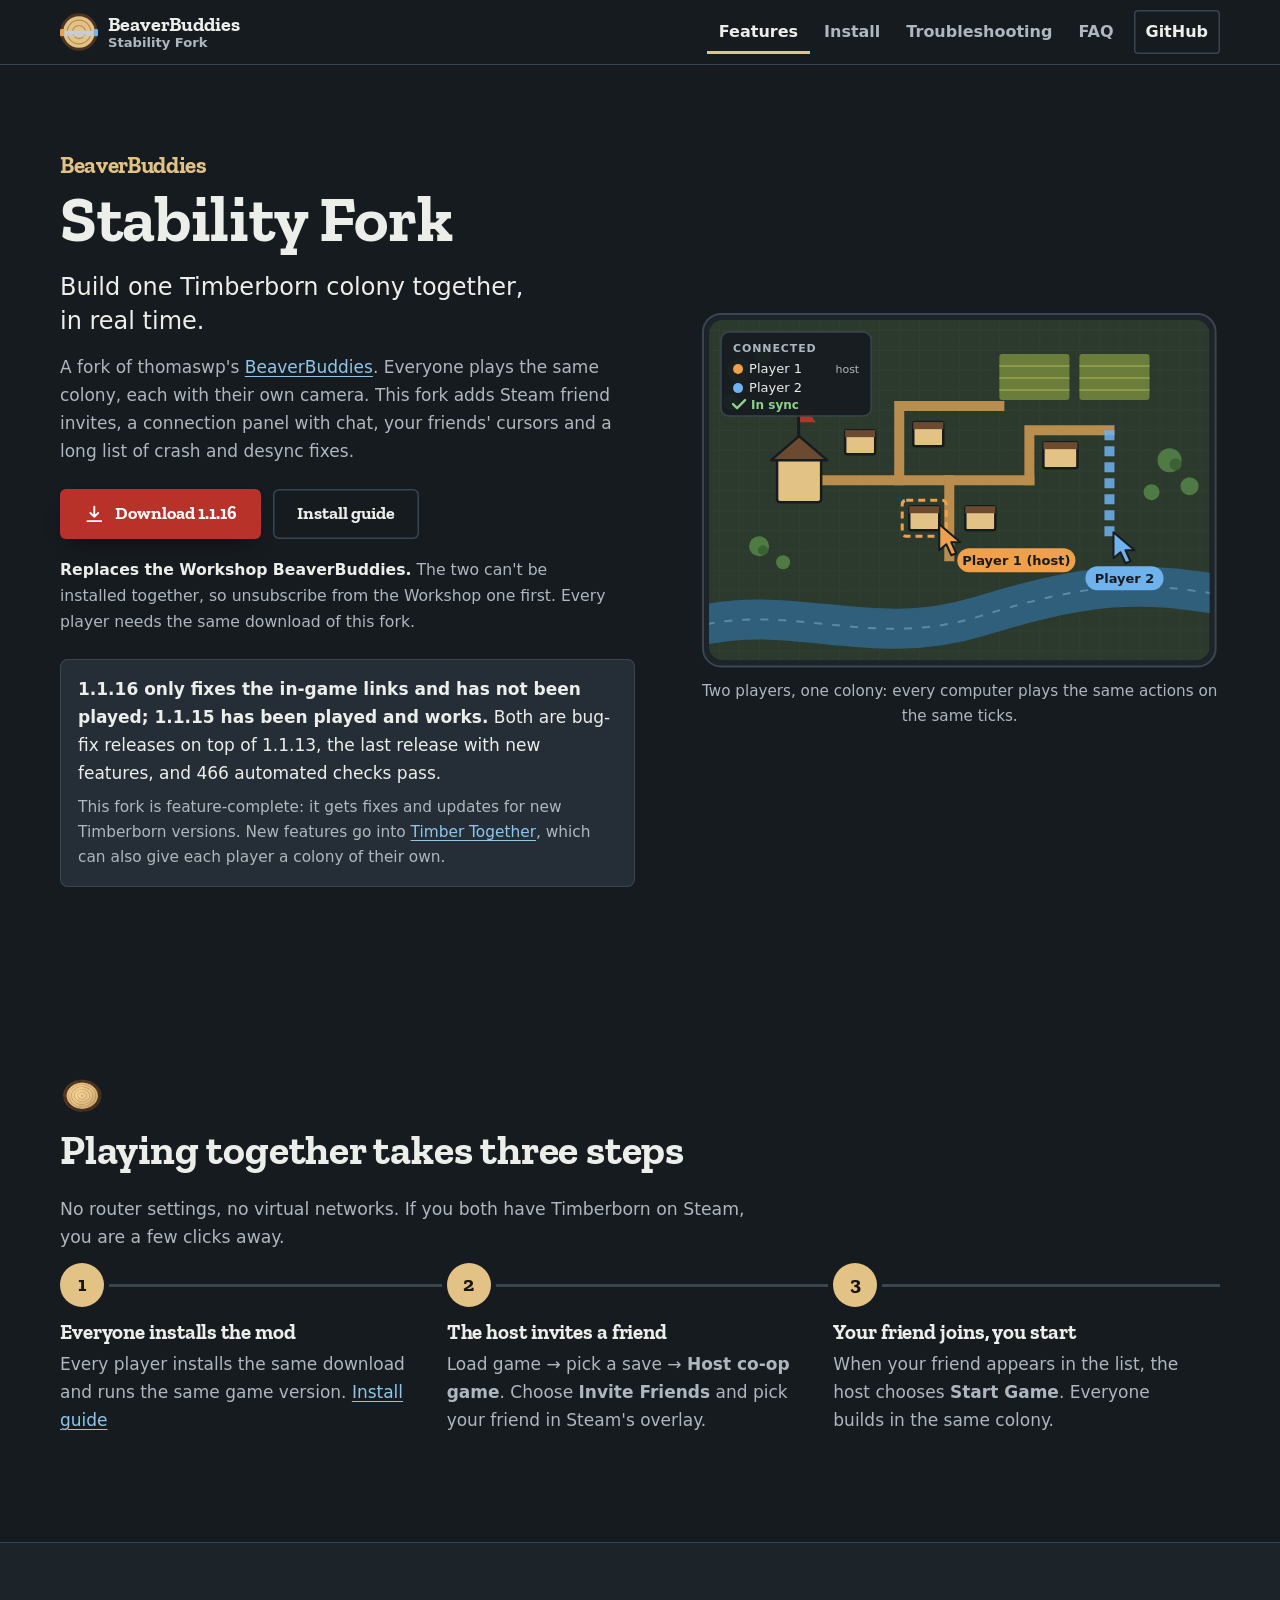
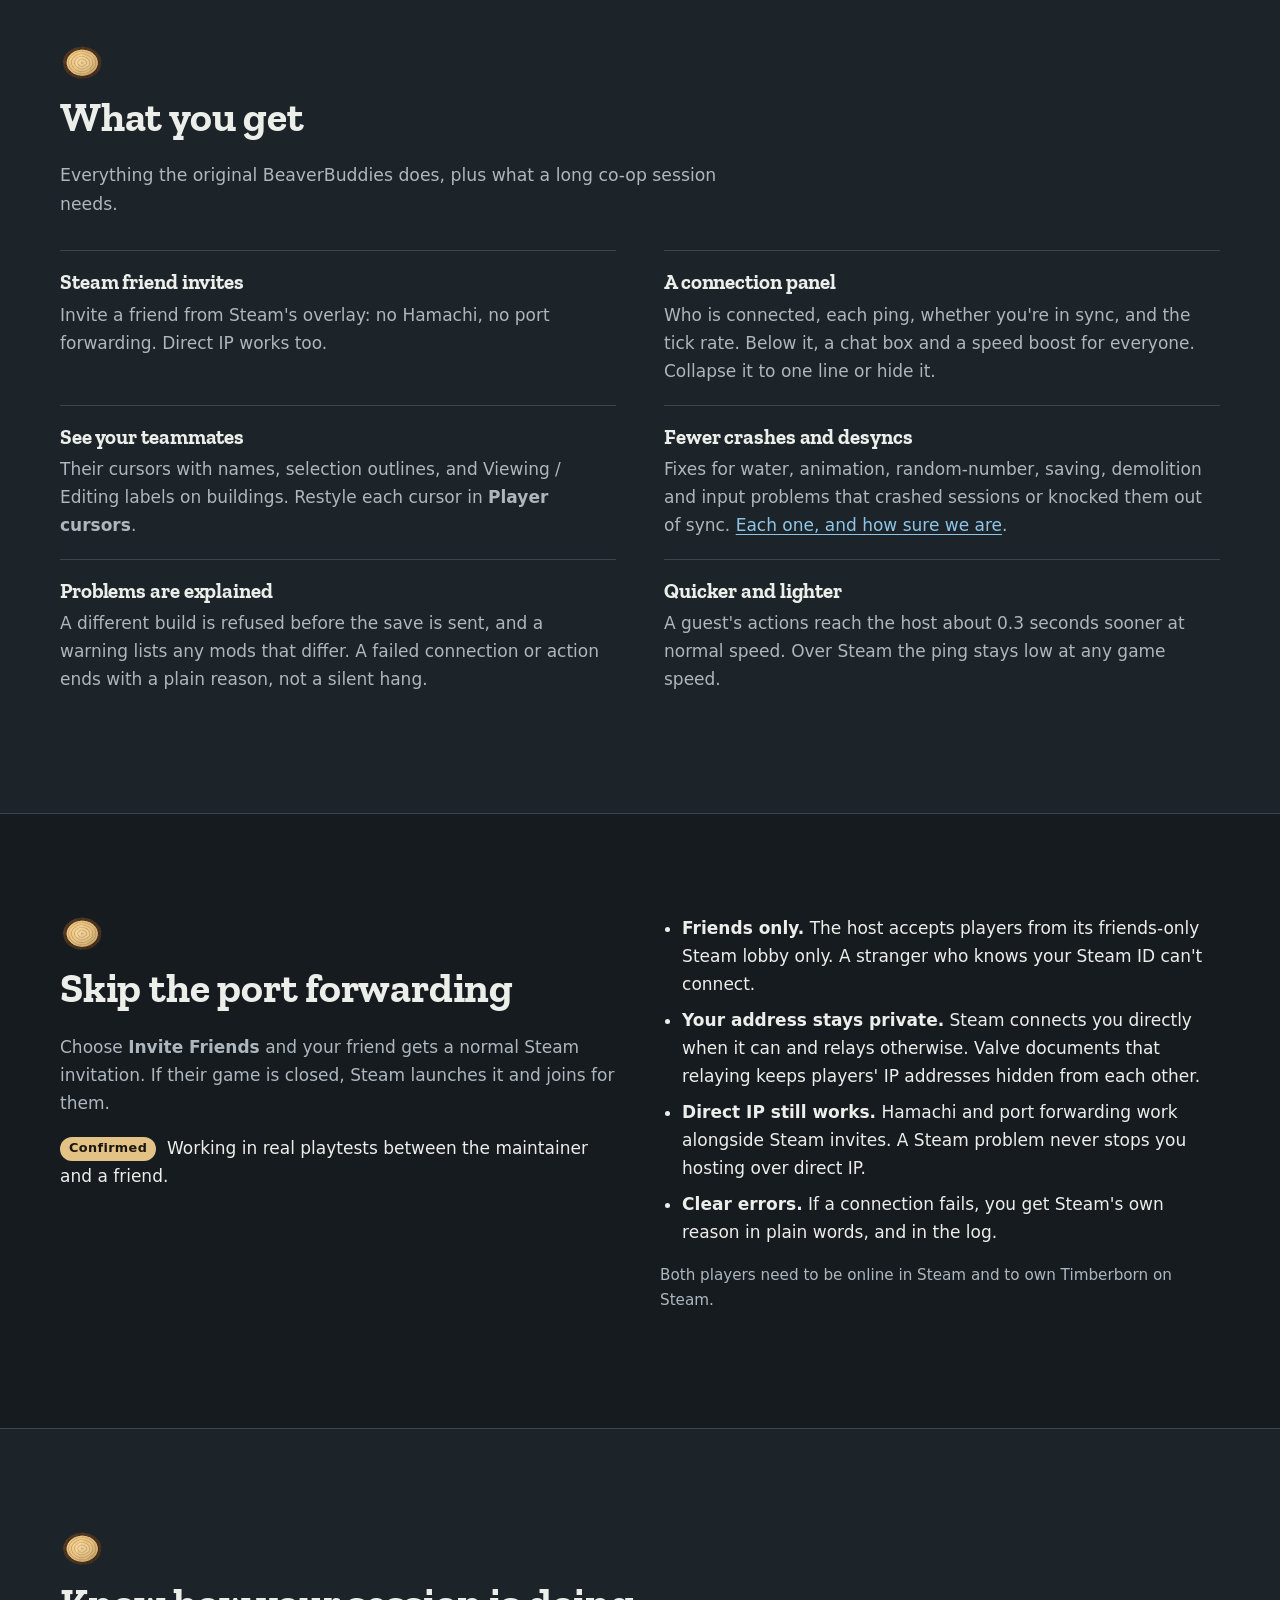
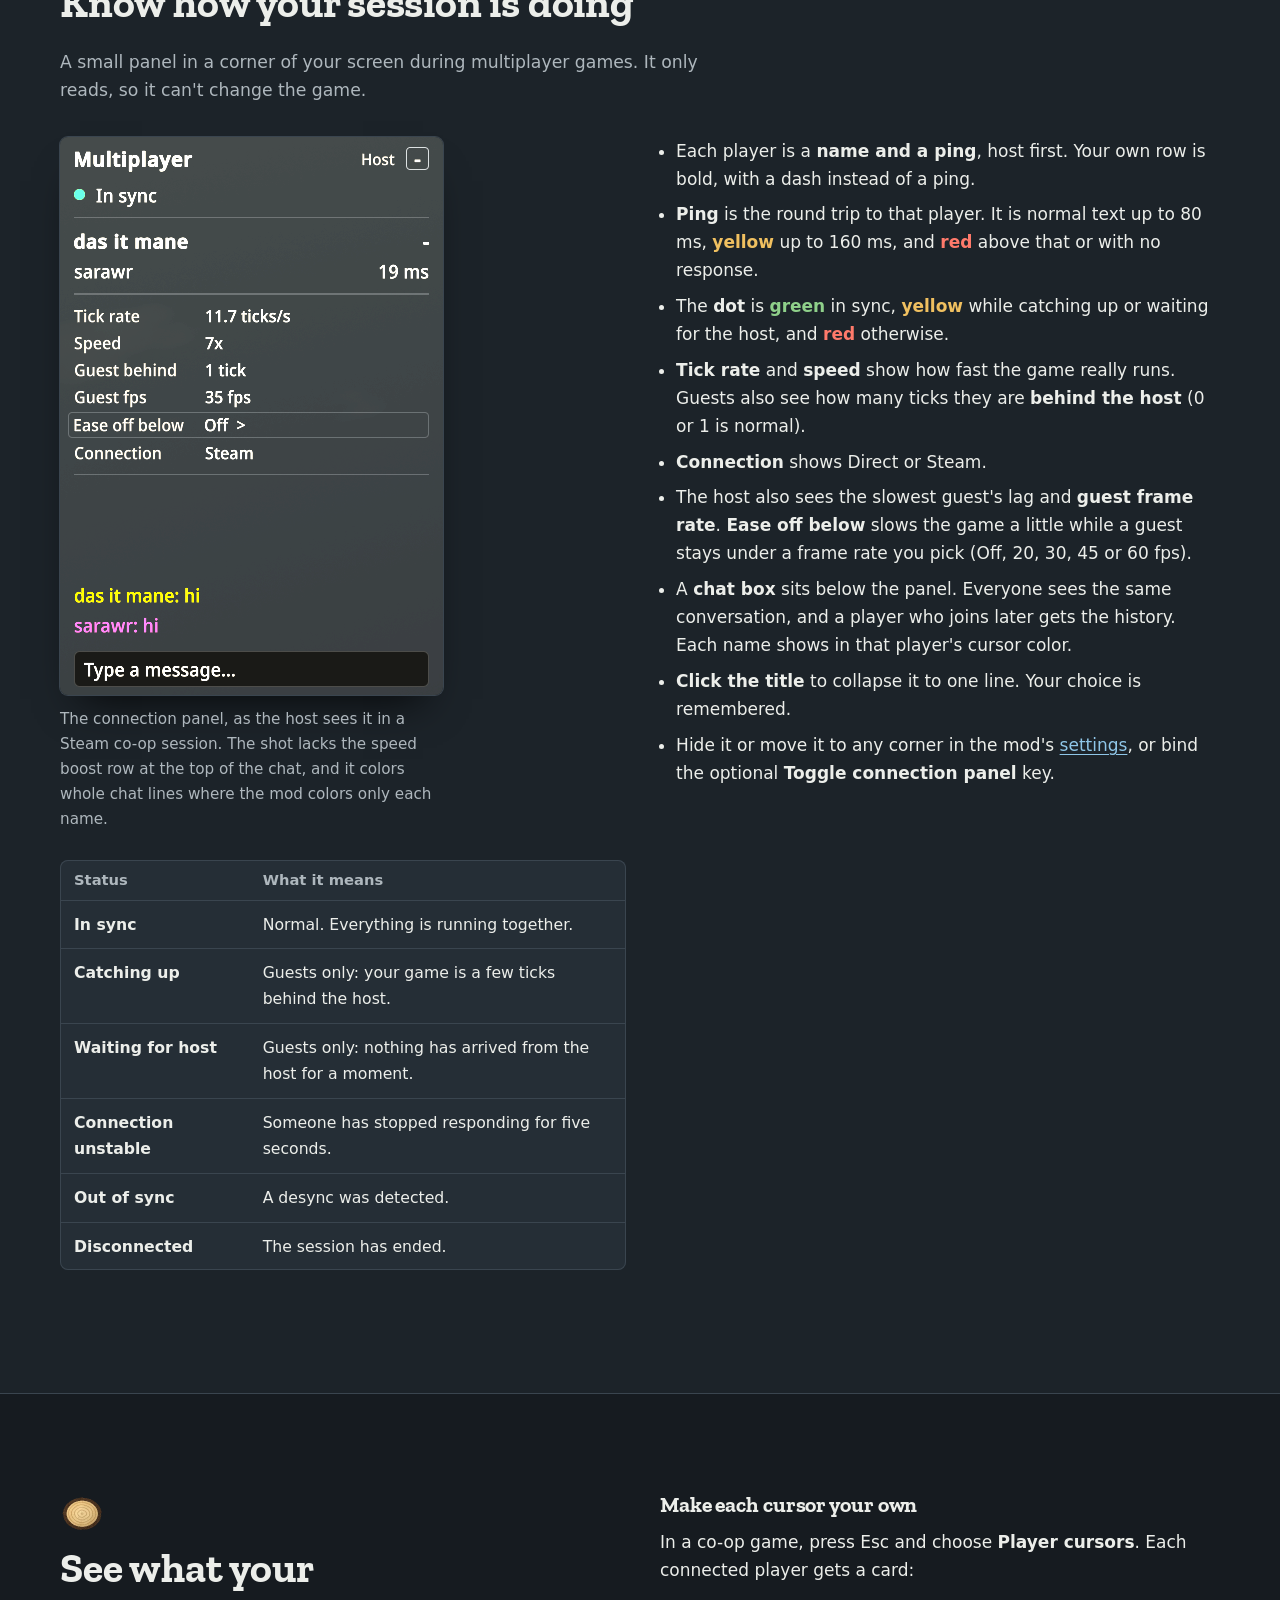
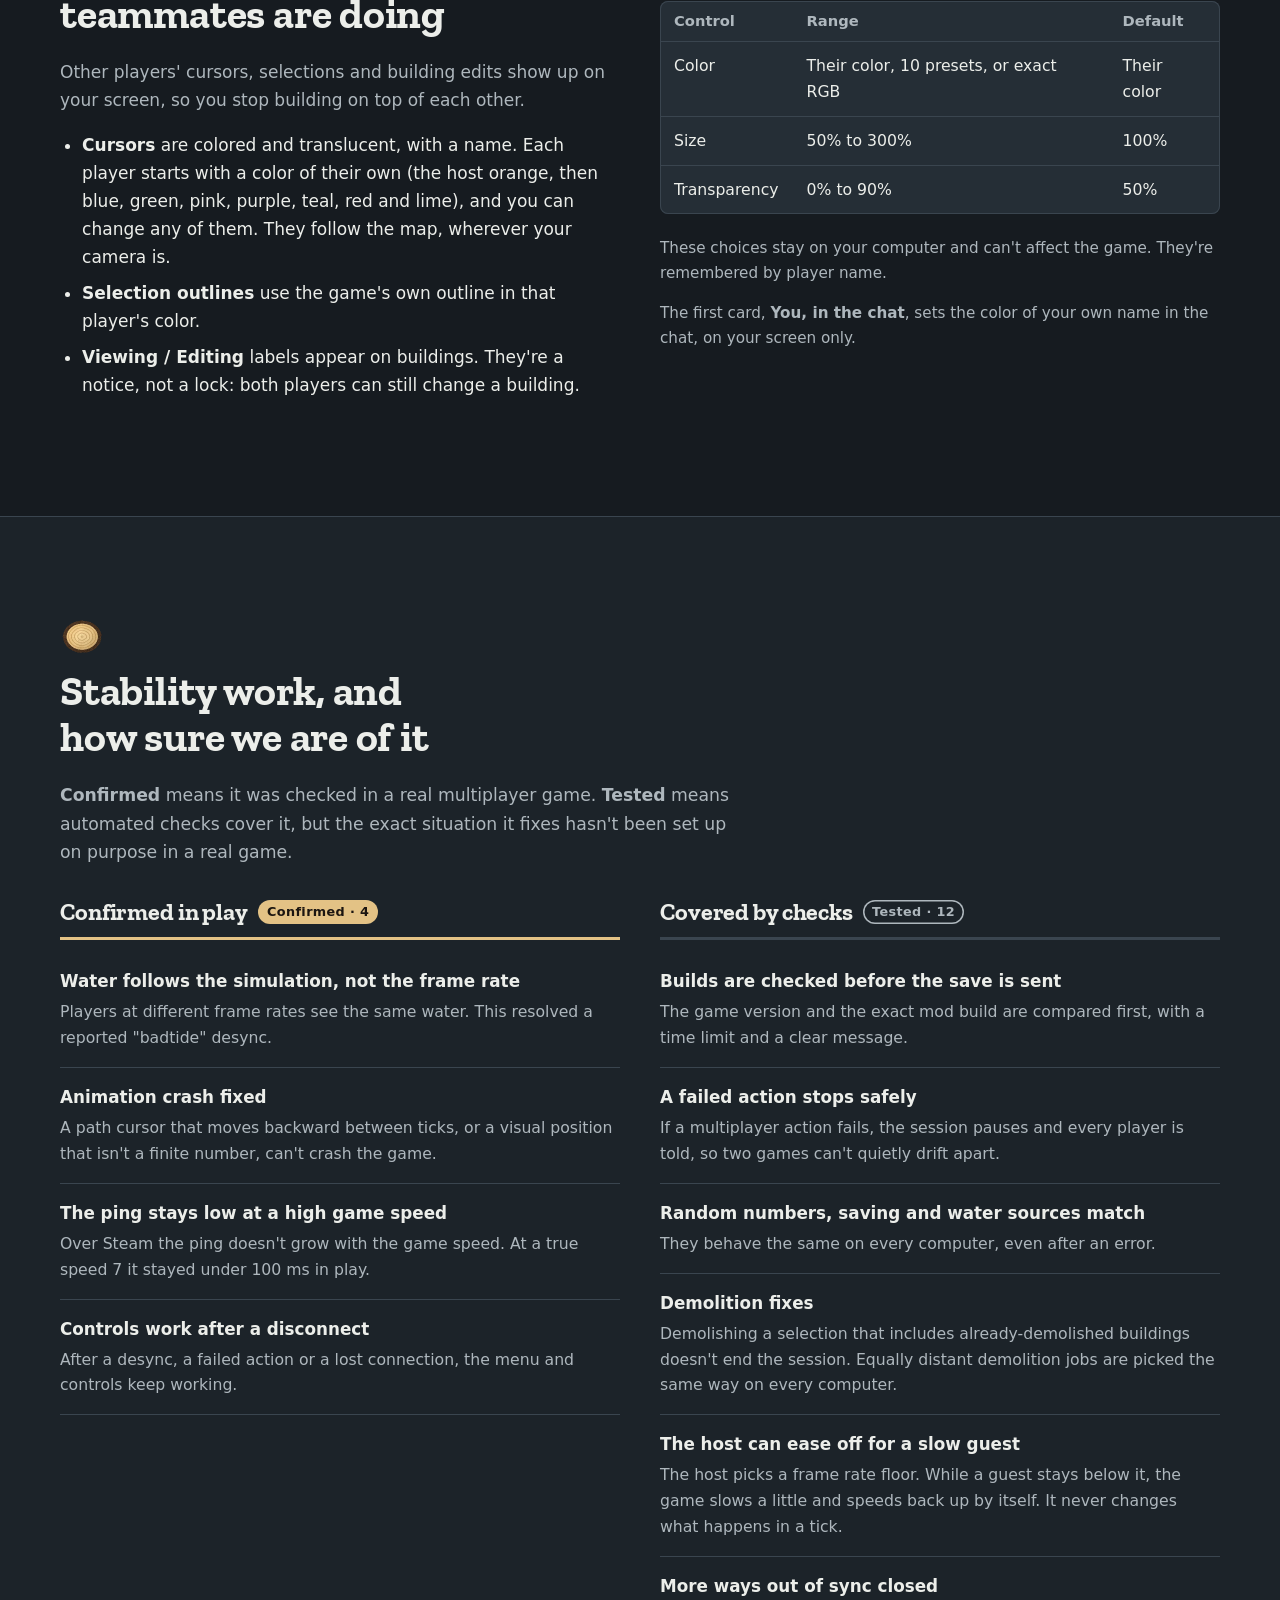
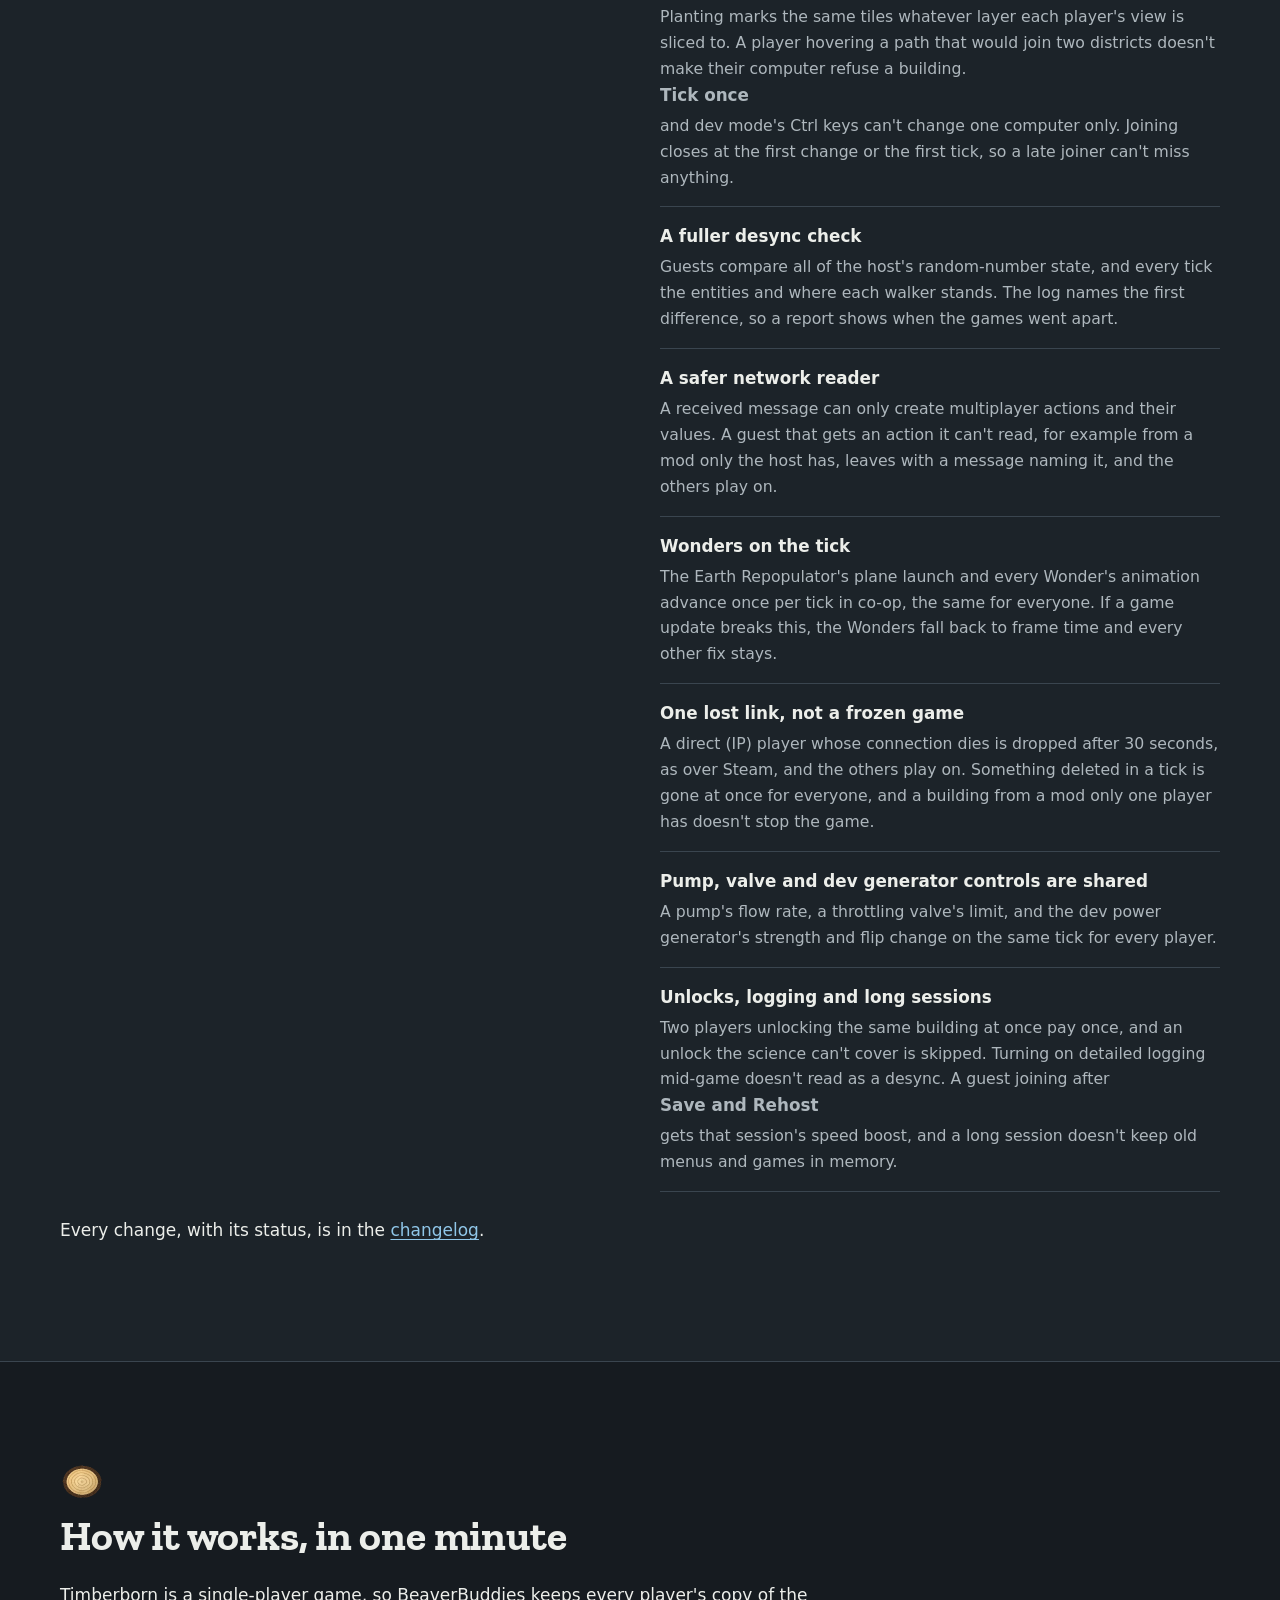
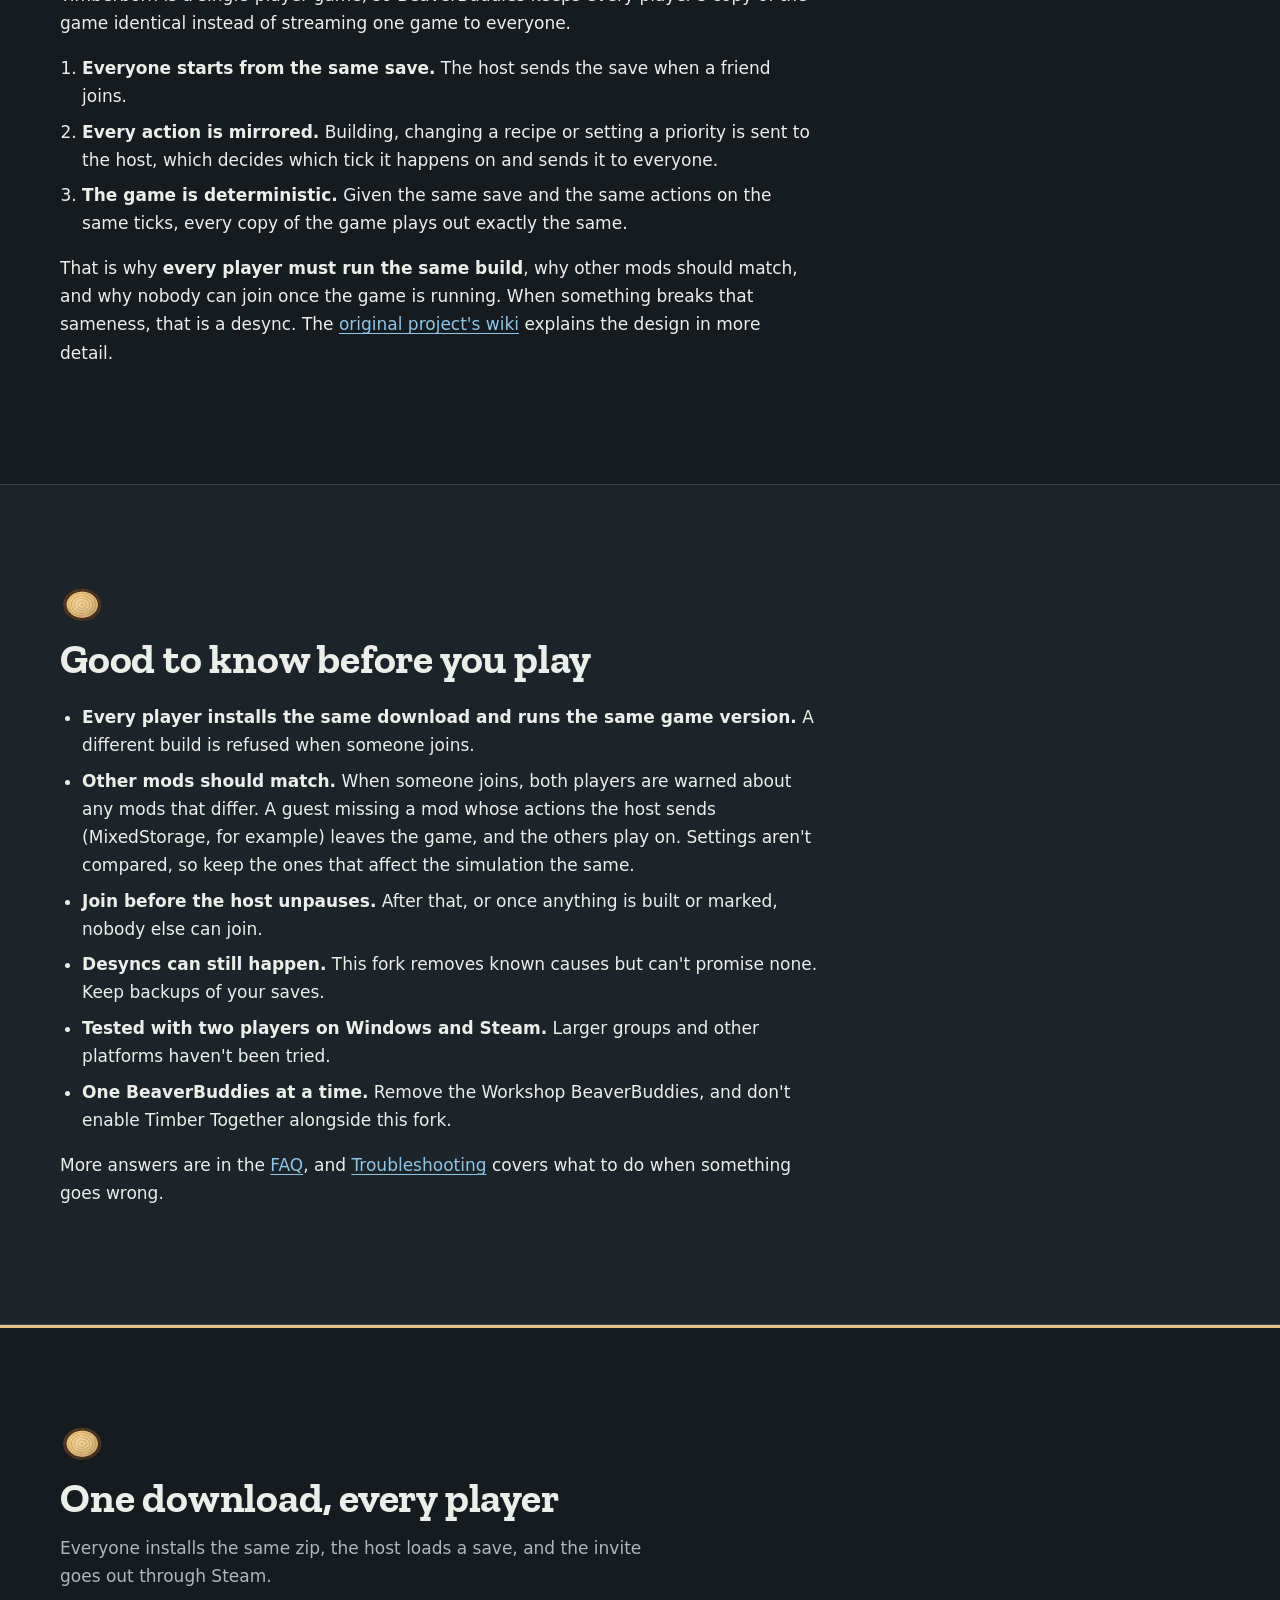
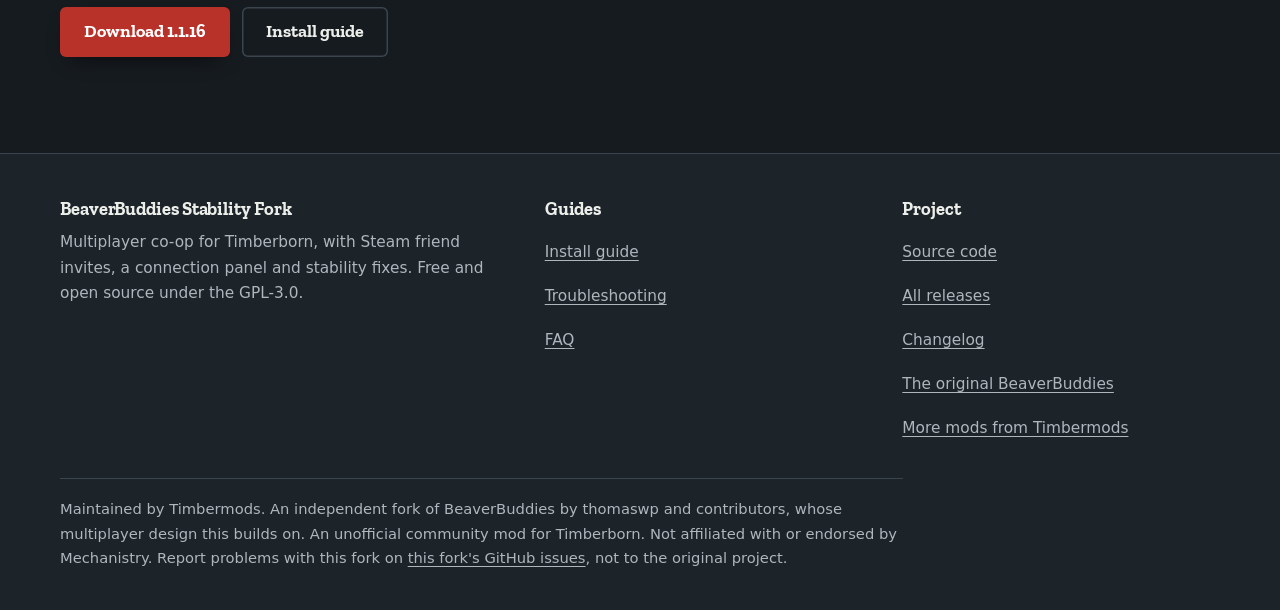
<file: docs/index.html>
<!doctype html>
<html lang="en">
<head>
  <meta charset="utf-8">
  <meta name="viewport" content="width=device-width, initial-scale=1">
  <title>BeaverBuddies Stability Fork: Timberborn co-op with Steam invites</title>
  <meta name="description" content="Play Timberborn together. Steam friend invites, a live connection panel, teammate cursors, and fixes for multiplayer crashes and desyncs. Free and open source.">
  <meta name="theme-color" content="#161b20">
  <meta property="og:title" content="BeaverBuddies Stability Fork">
  <meta property="og:description" content="Timberborn co-op with Steam friend invites, a live connection panel, teammate cursors, and fewer crashes and desyncs.">
  <meta property="og:type" content="website">
  <link rel="icon" href="assets/favicon.svg" type="image/svg+xml">
  <link rel="preload" href="assets/fonts/zilla-slab-latin-700.woff2" as="font" type="font/woff2" crossorigin>
  <link rel="stylesheet" href="assets/style.css">
</head>
<body>
<a class="skip" href="#main">Skip to content</a>

<header class="site-header">
  <div class="container header-inner">
    <a class="brand" href="index.html">
      <svg class="brand-mark" viewBox="0 0 64 64" aria-hidden="true"><circle cx="32" cy="32" r="29" fill="#e3c285" stroke="#4a3322" stroke-width="5"/><circle cx="32" cy="32" r="20" fill="none" stroke="#b98d4e" stroke-width="2"/><circle cx="32" cy="32" r="11" fill="none" stroke="#b98d4e" stroke-width="2"/><path d="M4 30h56v6H4z" fill="#c7cdd2"/><path d="M8 36l3 4 3-4 3 4 3-4 3 4 3-4 3 4 3-4 3 4 3-4 3 4 3-4 3 4 3-4 3 4" fill="none" stroke="#c7cdd2" stroke-width="2"/><rect x="0" y="27" width="7" height="12" rx="2" fill="#f0a04b"/><rect x="57" y="27" width="7" height="12" rx="2" fill="#6fb3ee"/></svg>
      <span>BeaverBuddies<small>Stability Fork</small></span>
    </a>
    <nav class="nav" aria-label="Main">
      <a href="index.html" aria-current="page">Features</a>
      <a href="install.html">Install</a>
      <a href="troubleshooting.html">Troubleshooting</a>
      <a href="faq.html">FAQ</a>
      <a class="nav-cta" href="https://github.com/timbermods/BeaverBuddies-Stability-Fork">GitHub</a>
    </nav>
  </div>
</header>

<main id="main">

<!-- ============ hero ============ -->
<div class="hero">
  <div class="container hero-grid">
    <div>
      <h1><small>BeaverBuddies</small>Stability Fork</h1>
      <p class="pitch">Build one Timberborn colony together, in real time.</p>
      <p class="lede">A fork of thomaswp's <a href="https://github.com/thomaswp/BeaverBuddies">BeaverBuddies</a>. Everyone plays the same colony, each with their own camera. This fork adds Steam friend invites, a connection panel with chat, your friends' cursors and a long list of crash and desync fixes.</p>
      <div class="btn-row">
        <a class="btn btn-primary" data-release-href="download" href="https://github.com/timbermods/BeaverBuddies-Stability-Fork/releases/latest">
          <svg viewBox="0 0 24 24" fill="none" stroke="currentColor" stroke-width="2.2" stroke-linecap="round" stroke-linejoin="round" aria-hidden="true"><path d="M12 3v12m0 0l-4.5-4.5M12 15l4.5-4.5M4 20h16"/></svg>
          <span>Download <span data-release="version">1.1.16</span></span>
        </a>
        <a class="btn btn-secondary" href="install.html">Install guide</a>
      </div>
      <p class="workshop"><b>Replaces the Workshop BeaverBuddies.</b> The two can't be installed together, so unsubscribe from the Workshop one first. Every player needs the same download of this fork.</p>
      <div class="status" data-release-pinned="1.1.16">
        <p><b>1.1.16 only fixes the in-game links and has not been played; 1.1.15 has been played and works.</b> Both are bug-fix releases on top of 1.1.13, the last release with new features, and 466 automated checks pass.</p>
        <p>This fork is feature-complete: it gets fixes and updates for new Timberborn versions. New features go into <a href="https://timbermods.github.io/TimberTogether/">Timber Together</a>, which can also give each player a colony of their own.</p>
      </div>
    </div>
    <figure class="saw-figure">
      <svg class="coop-map" viewBox="0 0 520 360" role="img" aria-label="An illustration of one shared colony seen from above: a district center with a red flag, houses, farm fields, trees and a river. The host's orange cursor has a house selected; a friend's blue cursor is laying a new path. A small connection panel in the corner lists both players with a green In sync check.">
        <defs>
          <clipPath id="map-clip"><rect x="10" y="10" width="500" height="340" rx="14"/></clipPath>
          <pattern id="map-tiles" width="20" height="20" patternUnits="userSpaceOnUse"><path d="M20 0H0V20" fill="none" stroke="#ffffff" stroke-opacity=".045" stroke-width="1"/></pattern>
        </defs>
        <rect x="4" y="4" width="512" height="352" rx="18" fill="#1c2329" stroke="#3a454f" stroke-width="2"/>
        <g clip-path="url(#map-clip)">
          <rect x="10" y="10" width="500" height="340" fill="#2b3a2c"/>
          <rect x="10" y="10" width="500" height="340" fill="url(#map-tiles)"/>
          <!-- the river -->
          <path d="M-10 318 C90 290 170 340 280 306 S440 270 530 286" fill="none" stroke="#2f5f7a" stroke-width="40" stroke-linecap="round"/>
          <path d="M-10 318 C90 290 170 340 280 306 S440 270 530 286" fill="none" stroke="#6fa9c7" stroke-width="2" stroke-dasharray="8 10" opacity=".6"/>
          <!-- fields -->
          <g fill="#6b7d3a"><rect x="300" y="44" width="70" height="46" rx="3"/><rect x="380" y="44" width="70" height="46" rx="3"/></g>
          <g stroke="#8a9a4a" stroke-width="2"><path d="M300 56h70M300 68h70M300 80h70M380 56h70M380 68h70M380 80h70"/></g>
          <!-- trees -->
          <g fill="#4f7a43"><circle cx="40" cy="60" r="12"/><circle cx="64" cy="44" r="9"/><circle cx="32" cy="92" r="8"/><circle cx="470" cy="150" r="12"/><circle cx="490" cy="176" r="9"/><circle cx="452" cy="182" r="8"/><circle cx="60" cy="236" r="10"/><circle cx="84" cy="252" r="7"/></g>
          <g fill="#3c6135"><circle cx="46" cy="64" r="6"/><circle cx="476" cy="154" r="6"/><circle cx="64" cy="240" r="5"/></g>
          <!-- paths -->
          <g fill="none" stroke="#b98d4e" stroke-width="10" stroke-linecap="square"><path d="M120 170 H330"/><path d="M200 170 V96 H300"/><path d="M250 170 V246"/><path d="M330 170 V120 H410"/></g>
          <!-- the district center -->
          <rect x="78" y="146" width="44" height="46" rx="3" fill="#e3c285" stroke="#161b20" stroke-width="2.5"/>
          <path d="M72 150 L100 126 L128 150 Z" fill="#6b4a30" stroke="#161b20" stroke-width="2.5" stroke-linejoin="round"/>
          <rect x="98" y="100" width="3" height="28" fill="#161b20"/><path d="M101 100 h16 l-5 6 5 6 h-16z" fill="#b8322a"/>
          <!-- houses and workplaces -->
          <g fill="#e3c285" stroke="#161b20" stroke-width="2.5"><rect x="146" y="120" width="30" height="24" rx="2"/><rect x="214" y="112" width="30" height="24" rx="2"/><rect x="266" y="196" width="30" height="24" rx="2"/><rect x="210" y="196" width="30" height="24" rx="2"/><rect x="344" y="132" width="34" height="26" rx="2"/></g>
          <g fill="#6b4a30"><rect x="146" y="120" width="30" height="7"/><rect x="214" y="112" width="30" height="7"/><rect x="266" y="196" width="30" height="7"/><rect x="210" y="196" width="30" height="7"/><rect x="344" y="132" width="34" height="7"/></g>
          <!-- the host has a house selected -->
          <rect x="203" y="190" width="44" height="36" rx="4" fill="none" stroke="#f0a04b" stroke-width="3" stroke-dasharray="7 5"/>
          <g class="cursor-host">
            <path d="M240 214 l0 26 l7 -6 l5 11 l5 -2 l-5 -11 l9 0 z" fill="#f0a04b" stroke="#161b20" stroke-width="2" stroke-linejoin="round"/>
            <rect x="258" y="238" width="118" height="24" rx="12" fill="#f0a04b"/><text x="317" y="255" text-anchor="middle" font-family="system-ui, Segoe UI, sans-serif" font-weight="700" font-size="13" fill="#161b20">Player 1 (host)</text>
          </g>
          <!-- a friend lays a new path -->
          <path d="M410 120 V226" fill="none" stroke="#6fb3ee" stroke-width="10" stroke-dasharray="10 6" opacity=".85"/>
          <g class="cursor-guest">
            <path d="M414 222 l0 26 l7 -6 l5 11 l5 -2 l-5 -11 l9 0 z" fill="#6fb3ee" stroke="#161b20" stroke-width="2" stroke-linejoin="round"/>
            <rect x="386" y="256" width="78" height="24" rx="12" fill="#6fb3ee"/><text x="425" y="273" text-anchor="middle" font-family="system-ui, Segoe UI, sans-serif" font-weight="700" font-size="13" fill="#161b20">Player 2</text>
          </g>
        </g>
        <!-- a connection panel -->
        <g font-family="system-ui, Segoe UI, sans-serif">
          <rect x="22" y="22" width="150" height="84" rx="8" fill="#161b20" fill-opacity=".92" stroke="#3a454f" stroke-width="1.5"/>
          <text x="34" y="42" font-size="11" font-weight="700" fill="#aeb7bd" letter-spacing=".08em">CONNECTED</text>
          <circle cx="39" cy="59" r="5" fill="#f0a04b"/><text x="50" y="63" font-size="13" fill="#eceeea">Player 1</text><text x="160" y="63" text-anchor="end" font-size="11" fill="#aeb7bd">host</text>
          <circle cx="39" cy="78" r="5" fill="#6fb3ee"/><text x="50" y="82" font-size="13" fill="#eceeea">Player 2</text>
          <path d="M34 94 l4 4 l8 -8" fill="none" stroke="#8fd08a" stroke-width="2.4" stroke-linecap="round" stroke-linejoin="round"/><text x="52" y="99" font-size="12" font-weight="700" fill="#8fd08a">In sync</text>
        </g>
      </svg>
      <figcaption>Two players, one colony: every computer plays the same actions on the same ticks.</figcaption>
    </figure>
  </div>
</div>

<!-- ============ three steps ============ -->
<section id="how-to-play">
  <div class="container">
    <div class="section-head">
      <span class="round" aria-hidden="true"></span>
      <h2>Playing together takes three steps</h2>
      <p>No router settings, no virtual networks. If you both have Timberborn on Steam, you are a few clicks away.</p>
    </div>
    <ol class="steps horizontal">
      <li>
        <h3>Everyone installs the mod</h3>
        <p>Every player installs the same download and runs the same game version. <a href="install.html">Install guide</a></p>
      </li>
      <li>
        <h3>The host invites a friend</h3>
        <p>Load game → pick a save → <b>Host co-op game</b>. Choose <b>Invite Friends</b> and pick your friend in Steam's overlay.</p>
      </li>
      <li>
        <h3>Your friend joins, you start</h3>
        <p>When your friend appears in the list, the host chooses <b>Start Game</b>. Everyone builds in the same colony.</p>
      </li>
    </ol>
  </div>
</section>

<!-- ============ what you get ============ -->
<section class="tint" id="features">
  <div class="container">
    <div class="section-head">
      <span class="round" aria-hidden="true"></span>
      <h2>What you get</h2>
      <p>Everything the original BeaverBuddies does, plus what a long co-op session needs.</p>
    </div>
    <ul class="tally">
      <li><h3>Steam friend invites</h3><p>Invite a friend from Steam's overlay: no Hamachi, no port forwarding. Direct IP works too.</p></li>
      <li><h3>A connection panel</h3><p>Who is connected, each ping, whether you're in sync, and the tick rate. Below it, a chat box and a speed boost for everyone. Collapse it to one line or hide it.</p></li>
      <li><h3>See your teammates</h3><p>Their cursors with names, selection outlines, and Viewing / Editing labels on buildings. Restyle each cursor in <b>Player cursors</b>.</p></li>
      <li><h3>Fewer crashes and desyncs</h3><p>Fixes for water, animation, random-number, saving, demolition and input problems that crashed sessions or knocked them out of sync. <a href="#stability">Each one, and how sure we are</a>.</p></li>
      <li><h3>Problems are explained</h3><p>A different build is refused before the save is sent, and a warning lists any mods that differ. A failed connection or action ends with a plain reason, not a silent hang.</p></li>
      <li><h3>Quicker and lighter</h3><p>A guest's actions reach the host about 0.3 seconds sooner at normal speed. Over Steam the ping stays low at any game speed.</p></li>
    </ul>
  </div>
</section>

<!-- ============ steam ============ -->
<section id="steam">
  <div class="container grid grid-2" style="align-items:start;gap:2.5rem">
    <div>
      <span class="round" aria-hidden="true"></span>
      <h2>Skip the port forwarding</h2>
      <p class="lede" style="max-width:none">Choose <b>Invite Friends</b> and your friend gets a normal Steam invitation. If their game is closed, Steam launches it and joins for them.</p>
      <p><span class="chip ok">Confirmed</span> &nbsp;Working in real playtests between the maintainer and a friend.</p>
    </div>
    <div>
      <ul>
        <li><b>Friends only.</b> The host accepts players from its friends-only Steam lobby only. A stranger who knows your Steam ID can't connect.</li>
        <li><b>Your address stays private.</b> Steam connects you directly when it can and relays otherwise. Valve documents that relaying keeps players' IP addresses hidden from each other.</li>
        <li><b>Direct IP still works.</b> Hamachi and port forwarding work alongside Steam invites. A Steam problem never stops you hosting over direct IP.</li>
        <li><b>Clear errors.</b> If a connection fails, you get Steam's own reason in plain words, and in the log.</li>
      </ul>
      <p style="color:var(--muted);font-size:.95rem">Both players need to be online in Steam and to own Timberborn on Steam.</p>
    </div>
  </div>
</section>

<!-- ============ panel ============ -->
<section class="tint" id="panel">
  <div class="container">
    <div class="section-head">
      <span class="round" aria-hidden="true"></span>
      <h2>Know how your session is doing</h2>
      <p>A small panel in a corner of your screen during multiplayer games. It only reads, so it can't change the game.</p>
    </div>
    <div class="grid grid-2" style="align-items:start">
      
        <div>
        <figure style="margin:0 0 28px">
          <img class="panel-shot" src="assets/connection-panel.png" width="383" height="558" loading="lazy" alt="Screenshot of the in-game connection panel as the host sees it: status In sync, the host's own row in bold with a dash, one guest at 19 ms, tick rate 11.7 ticks per second, speed 7x, the guest 1 tick behind at 35 fps, Ease off below set to Off, connection Steam, and a chat with a line from the host and a line from the guest.">
          <figcaption class="demo-caption">The connection panel, as the host sees it in a Steam co-op session. The shot lacks the speed boost row at the top of the chat, and it colors whole chat lines where the mod colors only each name.</figcaption>
        </figure>
        <div class="table-wrap">
        <table>
          <thead><tr><th>Status</th><th>What it means</th></tr></thead>
          <tbody>
            <tr><td><b>In sync</b></td><td>Normal. Everything is running together.</td></tr>
            <tr><td><b>Catching up</b></td><td>Guests only: your game is a few ticks behind the host.</td></tr>
            <tr><td><b>Waiting for host</b></td><td>Guests only: nothing has arrived from the host for a moment.</td></tr>
            <tr><td><b>Connection unstable</b></td><td>Someone has stopped responding for five seconds.</td></tr>
            <tr><td><b>Out of sync</b></td><td>A desync was detected.</td></tr>
            <tr><td><b>Disconnected</b></td><td>The session has ended.</td></tr>
          </tbody>
        </table>
      </div>
      </div>
      <div>
        <ul>
          <li>Each player is a <b>name and a ping</b>, host first. Your own row is bold, with a dash instead of a ping.</li>
          <li><b>Ping</b> is the round trip to that player. It is normal text up to 80 ms, <span style="color:var(--warn)"><b>yellow</b></span> up to 160 ms, and <span style="color:var(--bad)"><b>red</b></span> above that or with no response.</li>
          <li>The <b>dot</b> is <span style="color:var(--good)"><b>green</b></span> in sync, <span style="color:var(--warn)"><b>yellow</b></span> while catching up or waiting for the host, and <span style="color:var(--bad)"><b>red</b></span> otherwise.</li>
          <li><b>Tick rate</b> and <b>speed</b> show how fast the game really runs. Guests also see how many ticks they are <b>behind the host</b> (0 or 1 is normal).</li>
          <li><b>Connection</b> shows Direct or Steam.</li>
          <li>The host also sees the slowest guest's lag and <b>guest frame rate</b>. <b>Ease off below</b> slows the game a little while a guest stays under a frame rate you pick (Off, 20, 30, 45 or 60 fps).</li>
          <li>A <b>chat box</b> sits below the panel. Everyone sees the same conversation, and a player who joins later gets the history. Each name shows in that player's cursor color.</li>
          <li><b>Click the title</b> to collapse it to one line. Your choice is remembered.</li>
          <li>Hide it or move it to any corner in the mod's <a href="install.html#settings">settings</a>, or bind the optional <b>Toggle connection panel</b> key.</li>
        </ul>
      </div>
    </div>
  </div>
</section>

<!-- ============ teammates ============ -->
<section id="teammates">
  <div class="container grid grid-2" style="align-items:start;gap:2.5rem">
    <div>
      <span class="round" aria-hidden="true"></span>
      <h2>See what your teammates are doing</h2>
      <p class="lede" style="max-width:none">Other players' cursors, selections and building edits show up on your screen, so you stop building on top of each other.</p>
      <ul>
        <li><b>Cursors</b> are colored and translucent, with a name. Each player starts with a color of their own (the host orange, then blue, green, pink, purple, teal, red and lime), and you can change any of them. They follow the map, wherever your camera is.</li>
        <li><b>Selection outlines</b> use the game's own outline in that player's color.</li>
        <li><b>Viewing / Editing</b> labels appear on buildings. They're a notice, not a lock: both players can still change a building.</li>
      </ul>
    </div>
    <div>
      <h3 style="margin-top:0">Make each cursor your own</h3>
      <p>In a co-op game, press Esc and choose <b>Player cursors</b>. Each connected player gets a card:</p>
      <div class="table-wrap">
        <table>
          <thead><tr><th>Control</th><th>Range</th><th>Default</th></tr></thead>
          <tbody>
            <tr><td>Color</td><td>Their color, 10 presets, or exact RGB</td><td>Their color</td></tr>
            <tr><td>Size</td><td>50% to 300%</td><td>100%</td></tr>
            <tr><td>Transparency</td><td>0% to 90%</td><td>50%</td></tr>
          </tbody>
        </table>
      </div>
      <p style="color:var(--muted);font-size:.95rem">These choices stay on your computer and can't affect the game. They're remembered by player name.</p>
      <p style="color:var(--muted);font-size:.95rem">The first card, <b>You, in the chat</b>, sets the color of your own name in the chat, on your screen only.</p>
    </div>
  </div>
</section>

<!-- ============ stability ============ -->
<section class="tint" id="stability">
  <div class="container">
    <div class="section-head">
      <span class="round" aria-hidden="true"></span>
      <h2>Stability work, and how sure we are of it</h2>
      <p><b>Confirmed</b> means it was checked in a real multiplayer game. <b>Tested</b> means automated checks cover it, but the exact situation it fixes hasn't been set up on purpose in a real game.</p>
    </div>
    <div class="scorecard">
      <div class="confirmed">
        <h3 class="col">Confirmed in play <span class="chip ok">Confirmed · 4</span></h3>
        <ul><li><b>Water follows the simulation, not the frame rate</b><p>Players at different frame rates see the same water. This resolved a reported "badtide" desync.</p></li><li><b>Animation crash fixed</b><p>A path cursor that moves backward between ticks, or a visual position that isn't a finite number, can't crash the game.</p></li><li><b>The ping stays low at a high game speed</b><p>Over Steam the ping doesn't grow with the game speed. At a true speed 7 it stayed under 100 ms in play.</p></li><li><b>Controls work after a disconnect</b><p>After a desync, a failed action or a lost connection, the menu and controls keep working.</p></li></ul>
      </div>
      <div class="tested">
        <h3 class="col">Covered by checks <span class="chip tested">Tested · 12</span></h3>
        <ul><li><b>Builds are checked before the save is sent</b><p>The game version and the exact mod build are compared first, with a time limit and a clear message.</p></li><li><b>A failed action stops safely</b><p>If a multiplayer action fails, the session pauses and every player is told, so two games can't quietly drift apart.</p></li><li><b>Random numbers, saving and water sources match</b><p>They behave the same on every computer, even after an error.</p></li><li><b>Demolition fixes</b><p>Demolishing a selection that includes already-demolished buildings doesn't end the session. Equally distant demolition jobs are picked the same way on every computer.</p></li><li><b>The host can ease off for a slow guest</b><p>The host picks a frame rate floor. While a guest stays below it, the game slows a little and speeds back up by itself. It never changes what happens in a tick.</p></li><li><b>More ways out of sync closed</b><p>Planting marks the same tiles whatever layer each player's view is sliced to. A player hovering a path that would join two districts doesn't make their computer refuse a building. <b>Tick once</b> and dev mode's Ctrl keys can't change one computer only. Joining closes at the first change or the first tick, so a late joiner can't miss anything.</p></li><li><b>A fuller desync check</b><p>Guests compare all of the host's random-number state, and every tick the entities and where each walker stands. The log names the first difference, so a report shows when the games went apart.</p></li><li><b>A safer network reader</b><p>A received message can only create multiplayer actions and their values. A guest that gets an action it can't read, for example from a mod only the host has, leaves with a message naming it, and the others play on.</p></li><li><b>Wonders on the tick</b><p>The Earth Repopulator's plane launch and every Wonder's animation advance once per tick in co-op, the same for everyone. If a game update breaks this, the Wonders fall back to frame time and every other fix stays.</p></li><li><b>One lost link, not a frozen game</b><p>A direct (IP) player whose connection dies is dropped after 30 seconds, as over Steam, and the others play on. Something deleted in a tick is gone at once for everyone, and a building from a mod only one player has doesn't stop the game.</p></li><li><b>Pump, valve and dev generator controls are shared</b><p>A pump's flow rate, a throttling valve's limit, and the dev power generator's strength and flip change on the same tick for every player.</p></li><li><b>Unlocks, logging and long sessions</b><p>Two players unlocking the same building at once pay once, and an unlock the science can't cover is skipped. Turning on detailed logging mid-game doesn't read as a desync. A guest joining after <b>Save and Rehost</b> gets that session's speed boost, and a long session doesn't keep old menus and games in memory.</p></li></ul>
      </div>
    </div>
    <p style="margin-top:1.5rem">Every change, with its status, is in the <a href="https://github.com/timbermods/BeaverBuddies-Stability-Fork/blob/main/STABILITY-CHANGELOG.md">changelog</a>.</p>
  </div>
</section>

<!-- ============ how it works ============ -->
<section id="how-it-works">
  <div class="container narrow">
    <span class="round" aria-hidden="true"></span>
    <h2>How it works, in one minute</h2>
    <p>Timberborn is a single-player game, so BeaverBuddies keeps every player's copy of the game identical instead of streaming one game to everyone.</p>
    <ol>
      <li><b>Everyone starts from the same save.</b> The host sends the save when a friend joins.</li>
      <li><b>Every action is mirrored.</b> Building, changing a recipe or setting a priority is sent to the host, which decides which tick it happens on and sends it to everyone.</li>
      <li><b>The game is deterministic.</b> Given the same save and the same actions on the same ticks, every copy of the game plays out exactly the same.</li>
    </ol>
    <p>That is why <b>every player must run the same build</b>, why other mods should match, and why nobody can join once the game is running. When something breaks that sameness, that is a desync. The <a href="https://github.com/thomaswp/BeaverBuddies/wiki/How-does-it-work%3F">original project's wiki</a> explains the design in more detail.</p>
  </div>
</section>

<!-- ============ honest limits ============ -->
<section class="tint" id="limits">
  <div class="container narrow">
    <span class="round" aria-hidden="true"></span>
    <h2>Good to know before you play</h2>
    <ul>
      <li><b>Every player installs the same download and runs the same game version.</b> A different build is refused when someone joins.</li>
      <li><b>Other mods should match.</b> When someone joins, both players are warned about any mods that differ. A guest missing a mod whose actions the host sends (MixedStorage, for example) leaves the game, and the others play on. Settings aren't compared, so keep the ones that affect the simulation the same.</li>
      <li><b>Join before the host unpauses.</b> After that, or once anything is built or marked, nobody else can join.</li>
      <li><b>Desyncs can still happen.</b> This fork removes known causes but can't promise none. Keep backups of your saves.</li>
      <li><b>Tested with two players on Windows and Steam.</b> Larger groups and other platforms haven't been tried.</li>
      <li><b>One BeaverBuddies at a time.</b> Remove the Workshop BeaverBuddies, and don't enable Timber Together alongside this fork.</li>
    </ul>
    <p>More answers are in the <a href="faq.html">FAQ</a>, and <a href="troubleshooting.html">Troubleshooting</a> covers what to do when something goes wrong.</p>
  </div>
</section>

<section class="closing">
  <div class="container">
    <span class="round" aria-hidden="true"></span>
    <h2>One download, every player</h2>
    <p>Everyone installs the same zip, the host loads a save, and the invite goes out through Steam.</p>
    <div class="btn-row">
      <a class="btn btn-primary" data-release-href="download" href="https://github.com/timbermods/BeaverBuddies-Stability-Fork/releases/latest"><span>Download <span data-release="version">1.1.16</span></span></a>
      <a class="btn btn-secondary" href="install.html">Install guide</a>
    </div>
  </div>
</section>

</main>

<footer class="site-footer">
  <div class="container">
    <div class="footer-grid">
      <div>
        <h2>BeaverBuddies Stability Fork</h2>
        <p>Multiplayer co-op for Timberborn, with Steam friend invites, a connection panel and stability fixes. Free and open source under the GPL-3.0.</p>
      </div>
      <div>
        <h2>Guides</h2>
        <ul>
          <li><a href="install.html">Install guide</a></li>
          <li><a href="troubleshooting.html">Troubleshooting</a></li>
          <li><a href="faq.html">FAQ</a></li>
        </ul>
      </div>
      <div>
        <h2>Project</h2>
        <ul>
          <li><a href="https://github.com/timbermods/BeaverBuddies-Stability-Fork">Source code</a></li>
          <li><a href="https://github.com/timbermods/BeaverBuddies-Stability-Fork/releases">All releases</a></li>
          <li><a href="https://github.com/timbermods/BeaverBuddies-Stability-Fork/blob/main/STABILITY-CHANGELOG.md">Changelog</a></li>
          <li><a href="https://github.com/thomaswp/BeaverBuddies">The original BeaverBuddies</a></li>
          <li><a href="https://timbermods.github.io/">More mods from Timbermods</a></li>
        </ul>
      </div>
    </div>
    <p class="fineprint">Maintained by Timbermods. An independent fork of BeaverBuddies by thomaswp and contributors, whose multiplayer design this builds on. An unofficial community mod for Timberborn. Not affiliated with or endorsed by Mechanistry. Report problems with this fork on <a href="https://github.com/timbermods/BeaverBuddies-Stability-Fork/issues">this fork's GitHub issues</a>, not to the original project.</p>
  </div>
</footer>
<script src="assets/release.js" defer data-repo="timbermods/BeaverBuddies-Stability-Fork" data-asset="^BeaverBuddies-Stability-Fork-[\d.]+\.zip$"></script>
</body>
</html>
</file>
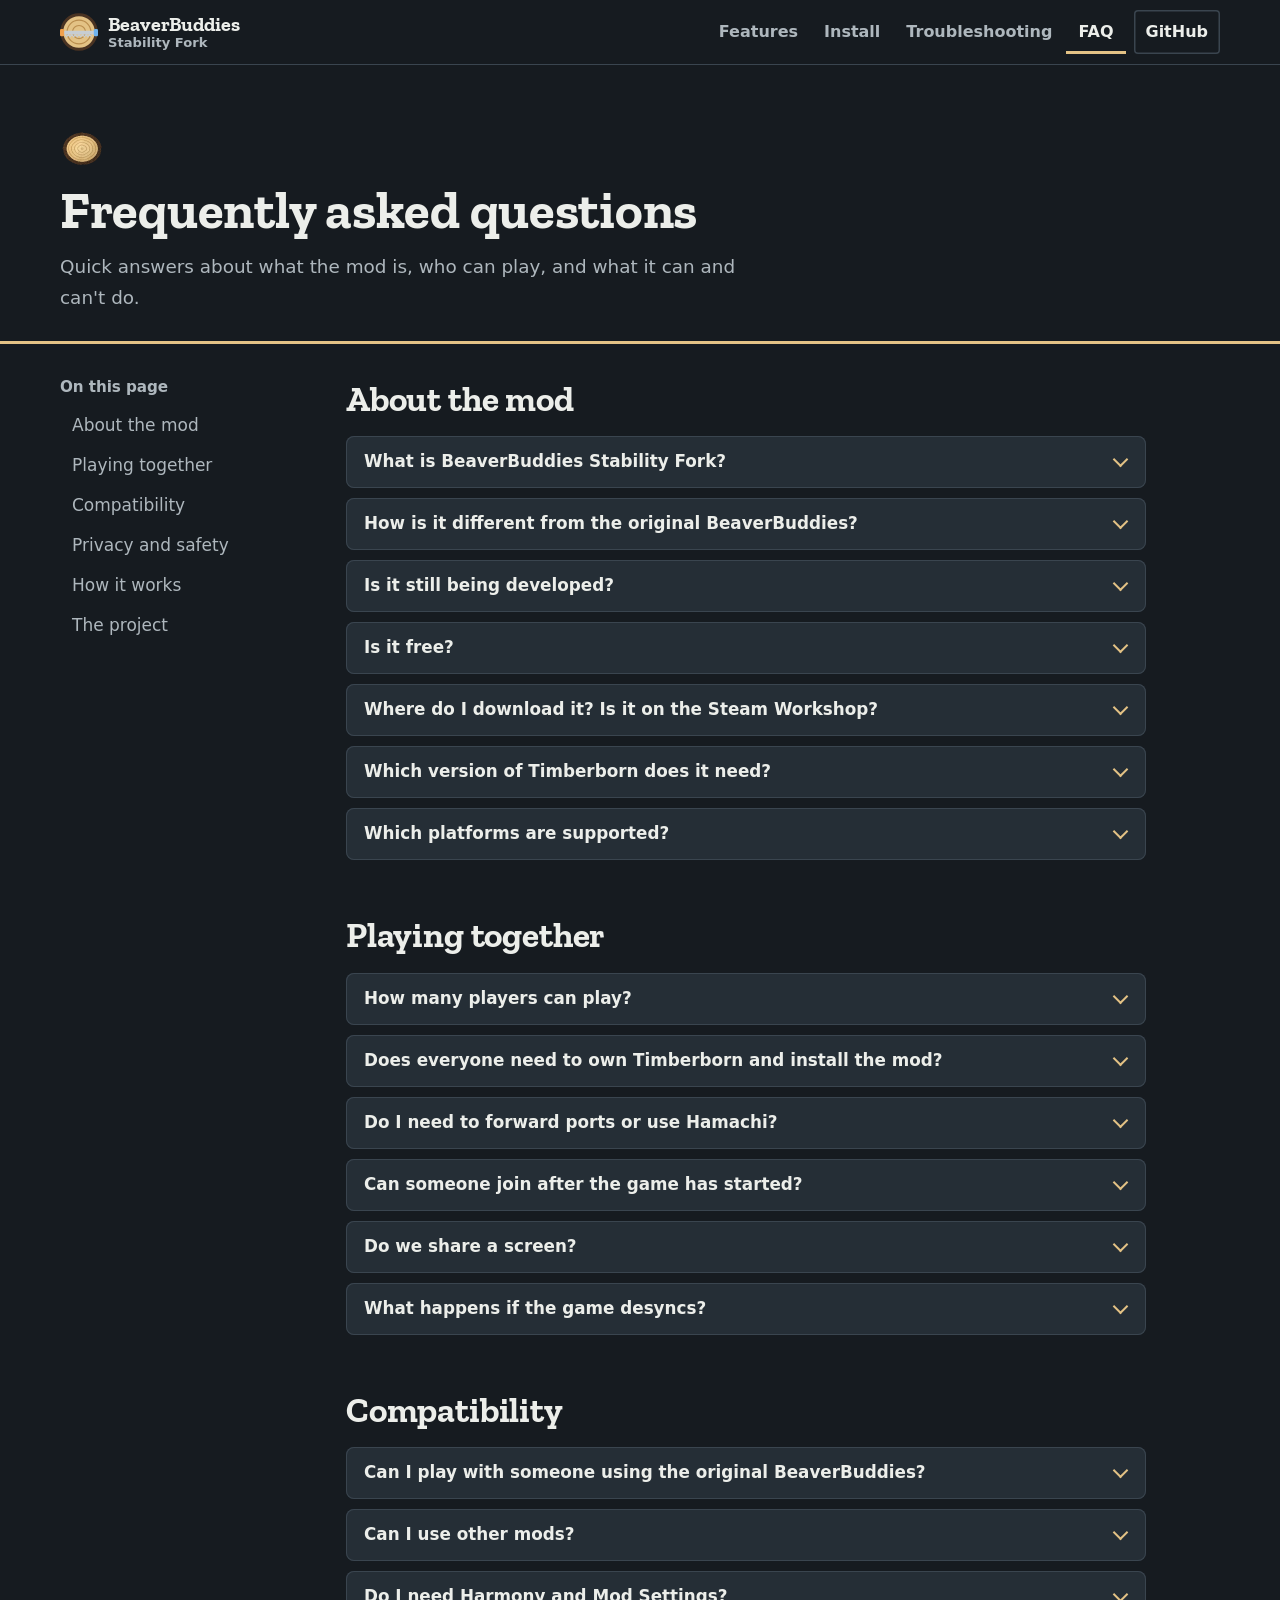
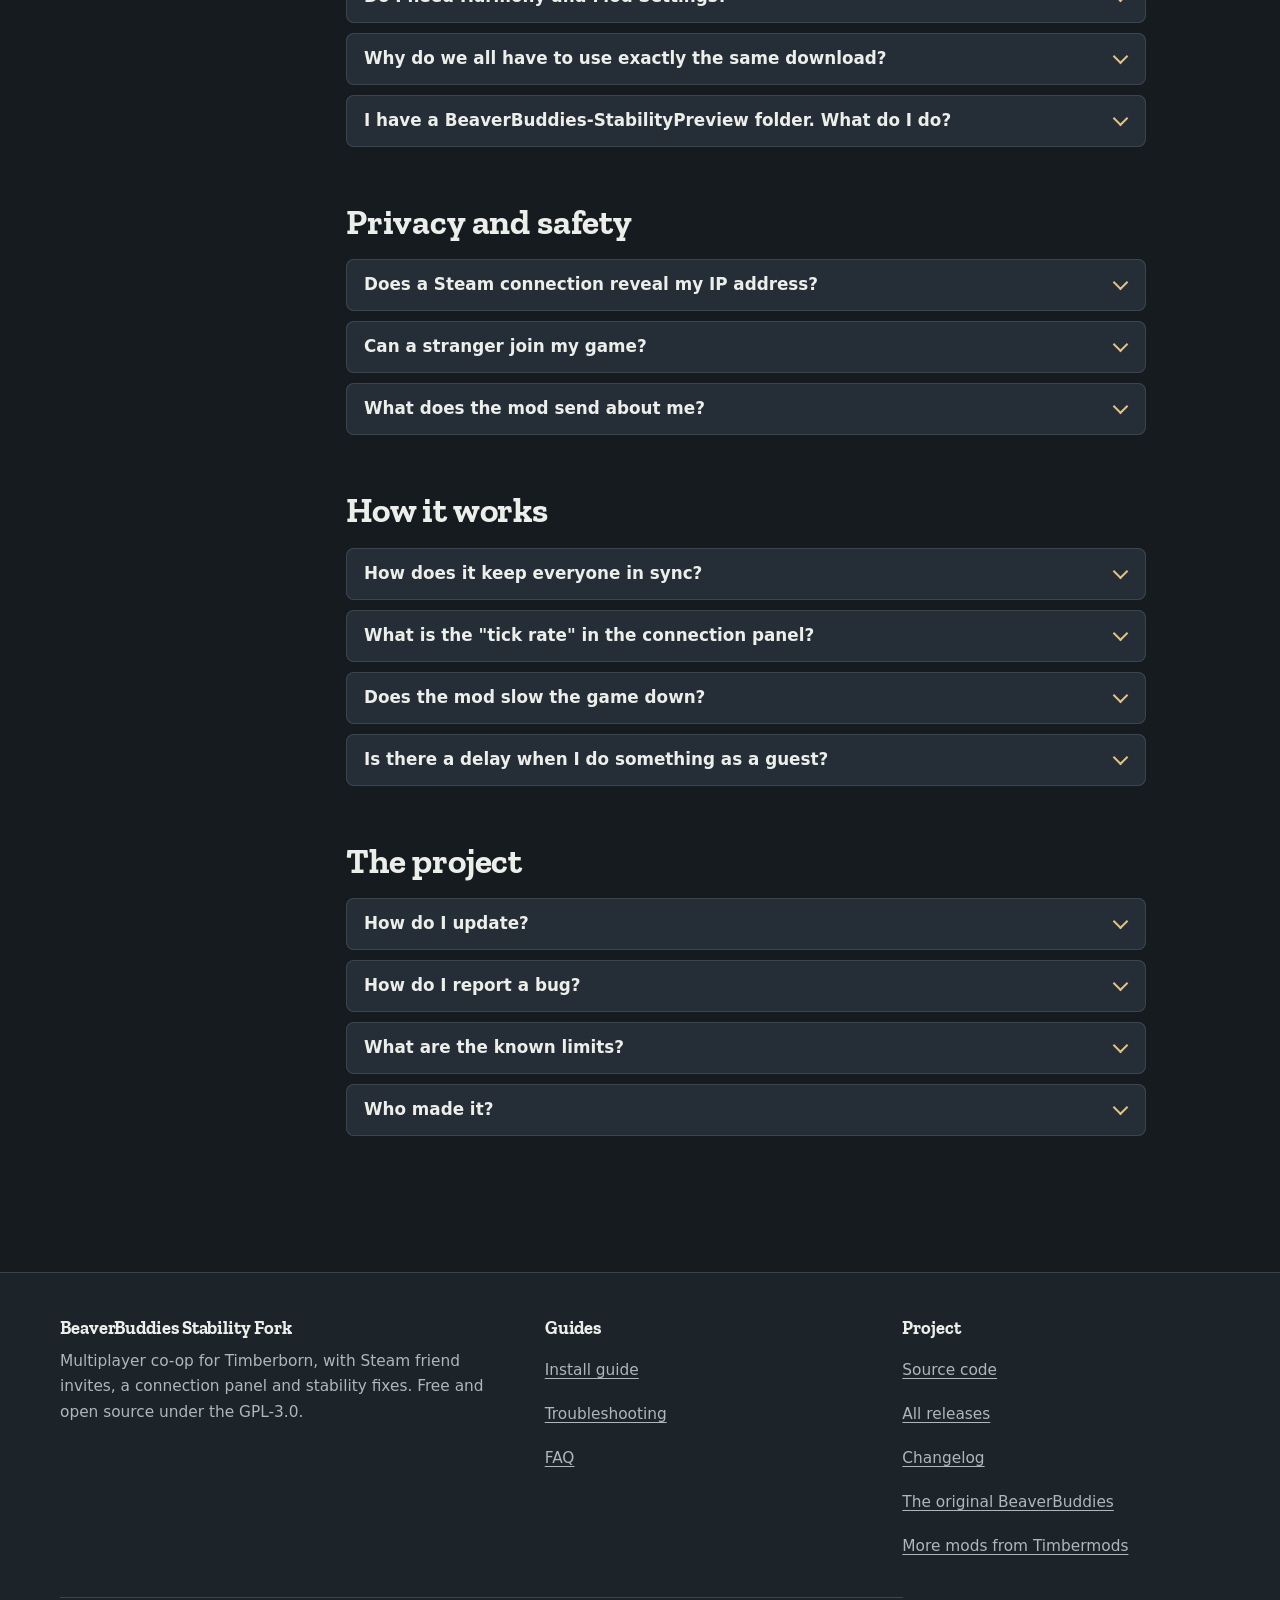
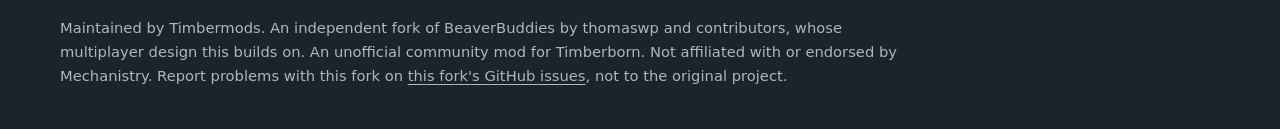
<file: docs/faq.html>
<!doctype html>
<html lang="en">
<head>
  <meta charset="utf-8">
  <meta name="viewport" content="width=device-width, initial-scale=1">
  <title>FAQ: BeaverBuddies Stability Fork</title>
  <meta name="description" content="Answers about BeaverBuddies Stability Fork: what it is, how it differs from the original, who can play, compatibility with other mods, privacy, and known limits.">
  <meta name="theme-color" content="#161b20">
  <link rel="icon" href="assets/favicon.svg" type="image/svg+xml">
  <link rel="preload" href="assets/fonts/zilla-slab-latin-700.woff2" as="font" type="font/woff2" crossorigin>
  <link rel="stylesheet" href="assets/style.css">
</head>
<body>
<a class="skip" href="#main">Skip to content</a>

<header class="site-header">
  <div class="container header-inner">
    <a class="brand" href="index.html">
      <svg class="brand-mark" viewBox="0 0 64 64" aria-hidden="true"><circle cx="32" cy="32" r="29" fill="#e3c285" stroke="#4a3322" stroke-width="5"/><circle cx="32" cy="32" r="20" fill="none" stroke="#b98d4e" stroke-width="2"/><circle cx="32" cy="32" r="11" fill="none" stroke="#b98d4e" stroke-width="2"/><path d="M4 30h56v6H4z" fill="#c7cdd2"/><path d="M8 36l3 4 3-4 3 4 3-4 3 4 3-4 3 4 3-4 3 4 3-4 3 4 3-4 3 4 3-4 3 4" fill="none" stroke="#c7cdd2" stroke-width="2"/><rect x="0" y="27" width="7" height="12" rx="2" fill="#f0a04b"/><rect x="57" y="27" width="7" height="12" rx="2" fill="#6fb3ee"/></svg>
      <span>BeaverBuddies<small>Stability Fork</small></span>
    </a>
    <nav class="nav" aria-label="Main">
      <a href="index.html">Features</a>
      <a href="install.html">Install</a>
      <a href="troubleshooting.html">Troubleshooting</a>
      <a href="faq.html" aria-current="page">FAQ</a>
      <a class="nav-cta" href="https://github.com/timbermods/BeaverBuddies-Stability-Fork">GitHub</a>
    </nav>
  </div>
</header>

<main id="main">
<div class="page-hero">
  <div class="container">
    <span class="round" aria-hidden="true"></span>
    <h1>Frequently asked questions</h1>
    <p>Quick answers about what the mod is, who can play, and what it can and can't do.</p>
  </div>
</div>

<div class="container doc">
  <nav class="toc" aria-label="On this page">
    <h2>On this page</h2>
    <ul>
      <li><a href="#general">About the mod</a></li>
      <li><a href="#playing">Playing together</a></li>
      <li><a href="#compat">Compatibility</a></li>
      <li><a href="#privacy">Privacy and safety</a></li>
      <li><a href="#technical">How it works</a></li>
      <li><a href="#project">The project</a></li>
    </ul>
  </nav>

  <div class="prose">

    <section id="general">
      <h2>About the mod</h2>

      <details class="q">
        <summary>What is BeaverBuddies Stability Fork?</summary>
        <div class="answer">
          <p>A multiplayer co-op mod for Timberborn: you and your friends build one colony together in real time, each with your own camera. It's an independent fork of the original <a href="https://github.com/thomaswp/BeaverBuddies">BeaverBuddies</a> by thomaswp and contributors, and keeps everything the original does.</p>
        </div>
      </details>

      <details class="q">
        <summary>How is it different from the original BeaverBuddies?</summary>
        <div class="answer">
          <ul>
            <li><b>Steam friend invites</b>, with no port forwarding.</li>
            <li>A <b>connection panel</b> with players, pings, sync status, a chat box and a speed boost.</li>
            <li><b>Teammates' cursors</b>, selection outlines and Viewing / Editing labels, each cursor styled as you like.</li>
            <li><b>Fixes</b> for a water desync, an animation crash, random-number, saving and demolition problems, and more.</li>
            <li><b>Clearer failures</b>: a different build is refused before the save is sent, and a failure says why.</li>
          </ul>
          <p>The <a href="index.html#stability">home page</a> and the <a href="https://github.com/timbermods/BeaverBuddies-Stability-Fork/blob/main/STABILITY-CHANGELOG.md">changelog</a> say how well each fix is confirmed.</p>
        </div>
      </details>

      <details class="q">
        <summary>Is it still being developed?</summary>
        <div class="answer">
          <p>It gets bug fixes and updates for new Timberborn versions, but no new features, so please <a href="https://github.com/timbermods/BeaverBuddies-Stability-Fork/issues">report problems</a>. New features go into <a href="https://github.com/timbermods/TimberTogether">Timber Together</a>, which includes everything here and can also give each player their own colony. It's still in beta. Don't enable both mods at once.</p>
        </div>
      </details>

      <details class="q">
        <summary>Is it free?</summary>
        <div class="answer">
          <p>Yes. It's free and open source under the GNU General Public License v3.0, with the original authorship and license preserved.</p>
        </div>
      </details>

      <details class="q">
        <summary>Where do I download it? Is it on the Steam Workshop?</summary>
        <div class="answer">
          <p>Only on <a href="https://github.com/timbermods/BeaverBuddies-Stability-Fork/releases">GitHub Releases</a>. The Steam Workshop and mod.io pages belong to the original project.</p>
        </div>
      </details>

      <details class="q">
        <summary>Which version of Timberborn does it need?</summary>
        <div class="answer">
          <p>It's built and tested for Timberborn <b>1.1.2.4</b>, and needs at least 1.1. Every player runs the same game version and the same mod download: the mod compares both when someone joins.</p>
        </div>
      </details>

      <details class="q">
        <summary>Which platforms are supported?</summary>
        <div class="answer">
          <p>It's tested on <b>Windows with the Steam version</b> of Timberborn. Steam invites need the Steam version. Other stores, macOS and Linux haven't been tested.</p>
        </div>
      </details>
    </section>

    <section id="playing">
      <h2>Playing together</h2>

      <details class="q">
        <summary>How many players can play?</summary>
        <div class="answer">
          <p>It's tested with <b>two players</b>. Larger groups haven't been tried.</p>
        </div>
      </details>

      <details class="q">
        <summary>Does everyone need to own Timberborn and install the mod?</summary>
        <div class="answer">
          <p>Yes. Every player needs their own copy of the game and the same mod download. Only the host needs the save: guests get a copy when they join, under <b>Online Games</b>.</p>
        </div>
      </details>

      <details class="q">
        <summary>Do I need to forward ports or use Hamachi?</summary>
        <div class="answer">
          <p>Not with a <b>Steam invite</b>. For direct IP, the host's router must forward port 25565. A virtual LAN such as Hamachi also works, without port forwarding.</p>
        </div>
      </details>

      <details class="q">
        <summary>Can someone join after the game has started?</summary>
        <div class="answer">
          <p>No. Nobody can join once the host unpauses, or once anyone has built, marked or changed something. Everyone must start from the same save, so save, host that save again and invite them.</p>
        </div>
      </details>

      <details class="q">
        <summary>Do we share a screen?</summary>
        <div class="answer">
          <p>No. It's one shared colony, but every player has their own camera and interface. You see teammates' cursors and selections, and you can ping the map.</p>
        </div>
      </details>

      <details class="q">
        <summary>What happens if the game desyncs?</summary>
        <div class="answer">
          <p>The game tells you. The host chooses <b>Save and Rehost</b>, then guests choose <b>Reconnect (wait for Rehost)</b>. This fork removes many known causes but can't promise none, so keep backups of your saves. See <a href="troubleshooting.html#desync">Troubleshooting</a>.</p>
        </div>
      </details>
    </section>

    <section id="compat">
      <h2>Compatibility</h2>

      <details class="q">
        <summary>Can I play with someone using the original BeaverBuddies?</summary>
        <div class="answer">
          <p>No. Every player must run the exact same build, so a mixed session is refused. The two also share a mod ID, so you can't have both installed.</p>
        </div>
      </details>

      <details class="q">
        <summary>Can I use other mods?</summary>
        <div class="answer">
          <p>Yes, but every player should have the same mods at the same versions. You're warned when someone joins with a different list. Interface-only mods are usually harmless; a mod that changes the simulation causes desyncs. Settings aren't compared, so keep the ones that affect the simulation (such as <b>Reduce the number of forced pauses</b>) the same. See <a href="troubleshooting.html#mods-differ">Troubleshooting</a>.</p>
        </div>
      </details>

      <details class="q">
        <summary>Do I need Harmony and Mod Settings?</summary>
        <div class="answer">
          <p>Yes, both. Get them from the <a href="install.html#requirements">install guide</a>.</p>
        </div>
      </details>

      <details class="q">
        <summary>Why do we all have to use exactly the same download?</summary>
        <div class="answer">
          <p>The game must play out identically on every computer, and even a rebuilt copy of the same version can differ. So when someone joins, the mod compares the game version and its own build, and refuses any difference.</p>
        </div>
      </details>

      <details class="q">
        <summary>I have a BeaverBuddies-StabilityPreview folder. What do I do?</summary>
        <div class="answer">
          <p>That's an old name for this mod. Delete it from <code>Documents\Timberborn\Mods</code> before you copy in the new <code>BeaverBuddies-Stability-Fork</code> folder: the two share a mod ID and conflict.</p>
        </div>
      </details>
    </section>

    <section id="privacy">
      <h2>Privacy and safety</h2>

      <details class="q">
        <summary>Does a Steam connection reveal my IP address?</summary>
        <div class="answer">
          <p>Steam connects players directly when it can and relays through its network otherwise. Valve documents that relaying keeps players' IP addresses hidden from each other. With <b>direct IP</b>, the host's address goes to the players it's given to.</p>
        </div>
      </details>

      <details class="q">
        <summary>Can a stranger join my game?</summary>
        <div class="answer">
          <p>Not over Steam: the host accepts players from its friends-only lobby only. Over direct IP, anyone with your address and port can try to connect until the game is running, so share it only with people you trust.</p>
        </div>
      </details>

      <details class="q">
        <summary>What does the mod send about me?</summary>
        <div class="answer">
          <p>Other players in your session get your game actions. With <b>Player activity indicators</b> on, they also get your cursor, selection, recent edits, and the name and color you chose. This fork can't upload bug reports, and diagnostic files stay on your computer.</p>
        </div>
      </details>
    </section>

    <section id="technical">
      <h2>How it works</h2>

      <details class="q">
        <summary>How does it keep everyone in sync?</summary>
        <div class="answer">
          <p>Everyone starts from the same save. Every action goes to the host, which picks the tick it happens on and sends it to everyone. The same save and the same actions on the same ticks play out identically on every computer. The <a href="index.html#how-it-works">home page</a> explains it in a minute, and the <a href="https://github.com/thomaswp/BeaverBuddies/wiki/How-does-it-work%3F">original project's wiki</a> goes deeper.</p>
        </div>
      </details>

      <details class="q">
        <summary>What is the "tick rate" in the connection panel?</summary>
        <div class="answer">
          <p>How many simulation ticks per second the game runs right now, averaged over about three seconds. It's about 1.7 at normal speed, rises with the game speed, and drops to 0 when paused.</p>
        </div>
      </details>

      <details class="q">
        <summary>Does the mod slow the game down?</summary>
        <div class="answer">
          <p>Normal play has little overhead. The exception is <b>Always Use Detailed Logging</b>, which records extra detail for diagnosing desyncs. Leave it off unless you're asked to turn it on.</p>
        </div>
      </details>

      <details class="q">
        <summary>Is there a delay when I do something as a guest?</summary>
        <div class="answer">
          <p>A little. A guest's action goes to the host, which puts it on a tick and sends it back, so it shows a moment after you click. This fork sends your actions at once, which saves about 0.3 seconds at normal speed. Over Steam the delay doesn't grow with the game speed.</p>
        </div>
      </details>
    </section>

    <section id="project">
      <h2>The project</h2>

      <details class="q">
        <summary>How do I update?</summary>
        <div class="answer">
          <p>Download the new zip, close the game and replace the <code>BeaverBuddies-Stability-Fork</code> folder. Everyone updates together: different builds can't join each other.</p>
        </div>
      </details>

      <details class="q">
        <summary>How do I report a bug?</summary>
        <div class="answer">
          <p>Open an issue on the <a href="https://github.com/timbermods/BeaverBuddies-Stability-Fork/issues">project's GitHub page</a> with every player's <code>Player.log</code>. <a href="troubleshooting.html#logs">Collecting logs</a> says where they are.</p>
        </div>
      </details>

      <details class="q">
        <summary>What are the known limits?</summary>
        <div class="answer">
          <ul>
            <li>Every player installs the same download and runs the same game version. Other mods should match (you're warned when they don't), and settings aren't compared.</li>
            <li>Nobody can join once the host unpauses, or once something has been built, marked or changed.</li>
            <li>Desyncs can still happen.</li>
            <li>Tested with two players on Windows and Steam only.</li>
            <li>Text this fork adds is English only.</li>
            <li>One fix, for demolishing a selection that includes already-demolished buildings, has automated tests but hasn't been confirmed in a live session. Several others were in builds that were played, but their exact situations were never set up on purpose (see the <a href="https://github.com/timbermods/BeaverBuddies-Stability-Fork/blob/main/STABILITY-CHANGELOG.md">changelog</a>).</li>
          </ul>
        </div>
      </details>

      <details class="q">
        <summary>Who made it?</summary>
        <div class="answer">
          <p>The multiplayer design and most of the code come from the original <a href="https://github.com/thomaswp/BeaverBuddies">BeaverBuddies</a> by thomaswp and contributors. This fork is maintained by <a href="https://github.com/timbermods">Timbermods</a>. It's an unofficial community mod for Timberborn, not affiliated with or endorsed by Mechanistry.</p>
        </div>
      </details>
    </section>

  </div>
</div>
</main>

<footer class="site-footer">
  <div class="container">
    <div class="footer-grid">
      <div>
        <h2>BeaverBuddies Stability Fork</h2>
        <p>Multiplayer co-op for Timberborn, with Steam friend invites, a connection panel and stability fixes. Free and open source under the GPL-3.0.</p>
      </div>
      <div>
        <h2>Guides</h2>
        <ul>
          <li><a href="install.html">Install guide</a></li>
          <li><a href="troubleshooting.html">Troubleshooting</a></li>
          <li><a href="faq.html">FAQ</a></li>
        </ul>
      </div>
      <div>
        <h2>Project</h2>
        <ul>
          <li><a href="https://github.com/timbermods/BeaverBuddies-Stability-Fork">Source code</a></li>
          <li><a href="https://github.com/timbermods/BeaverBuddies-Stability-Fork/releases">All releases</a></li>
          <li><a href="https://github.com/timbermods/BeaverBuddies-Stability-Fork/blob/main/STABILITY-CHANGELOG.md">Changelog</a></li>
          <li><a href="https://github.com/thomaswp/BeaverBuddies">The original BeaverBuddies</a></li>
          <li><a href="https://timbermods.github.io/">More mods from Timbermods</a></li>
        </ul>
      </div>
    </div>
    <p class="fineprint">Maintained by Timbermods. An independent fork of BeaverBuddies by thomaswp and contributors, whose multiplayer design this builds on. An unofficial community mod for Timberborn. Not affiliated with or endorsed by Mechanistry. Report problems with this fork on <a href="https://github.com/timbermods/BeaverBuddies-Stability-Fork/issues">this fork's GitHub issues</a>, not to the original project.</p>
  </div>
</footer>
<script src="assets/release.js" defer data-repo="timbermods/BeaverBuddies-Stability-Fork" data-asset="^BeaverBuddies-Stability-Fork-[\d.]+\.zip$"></script>
</body>
</html>
</file>
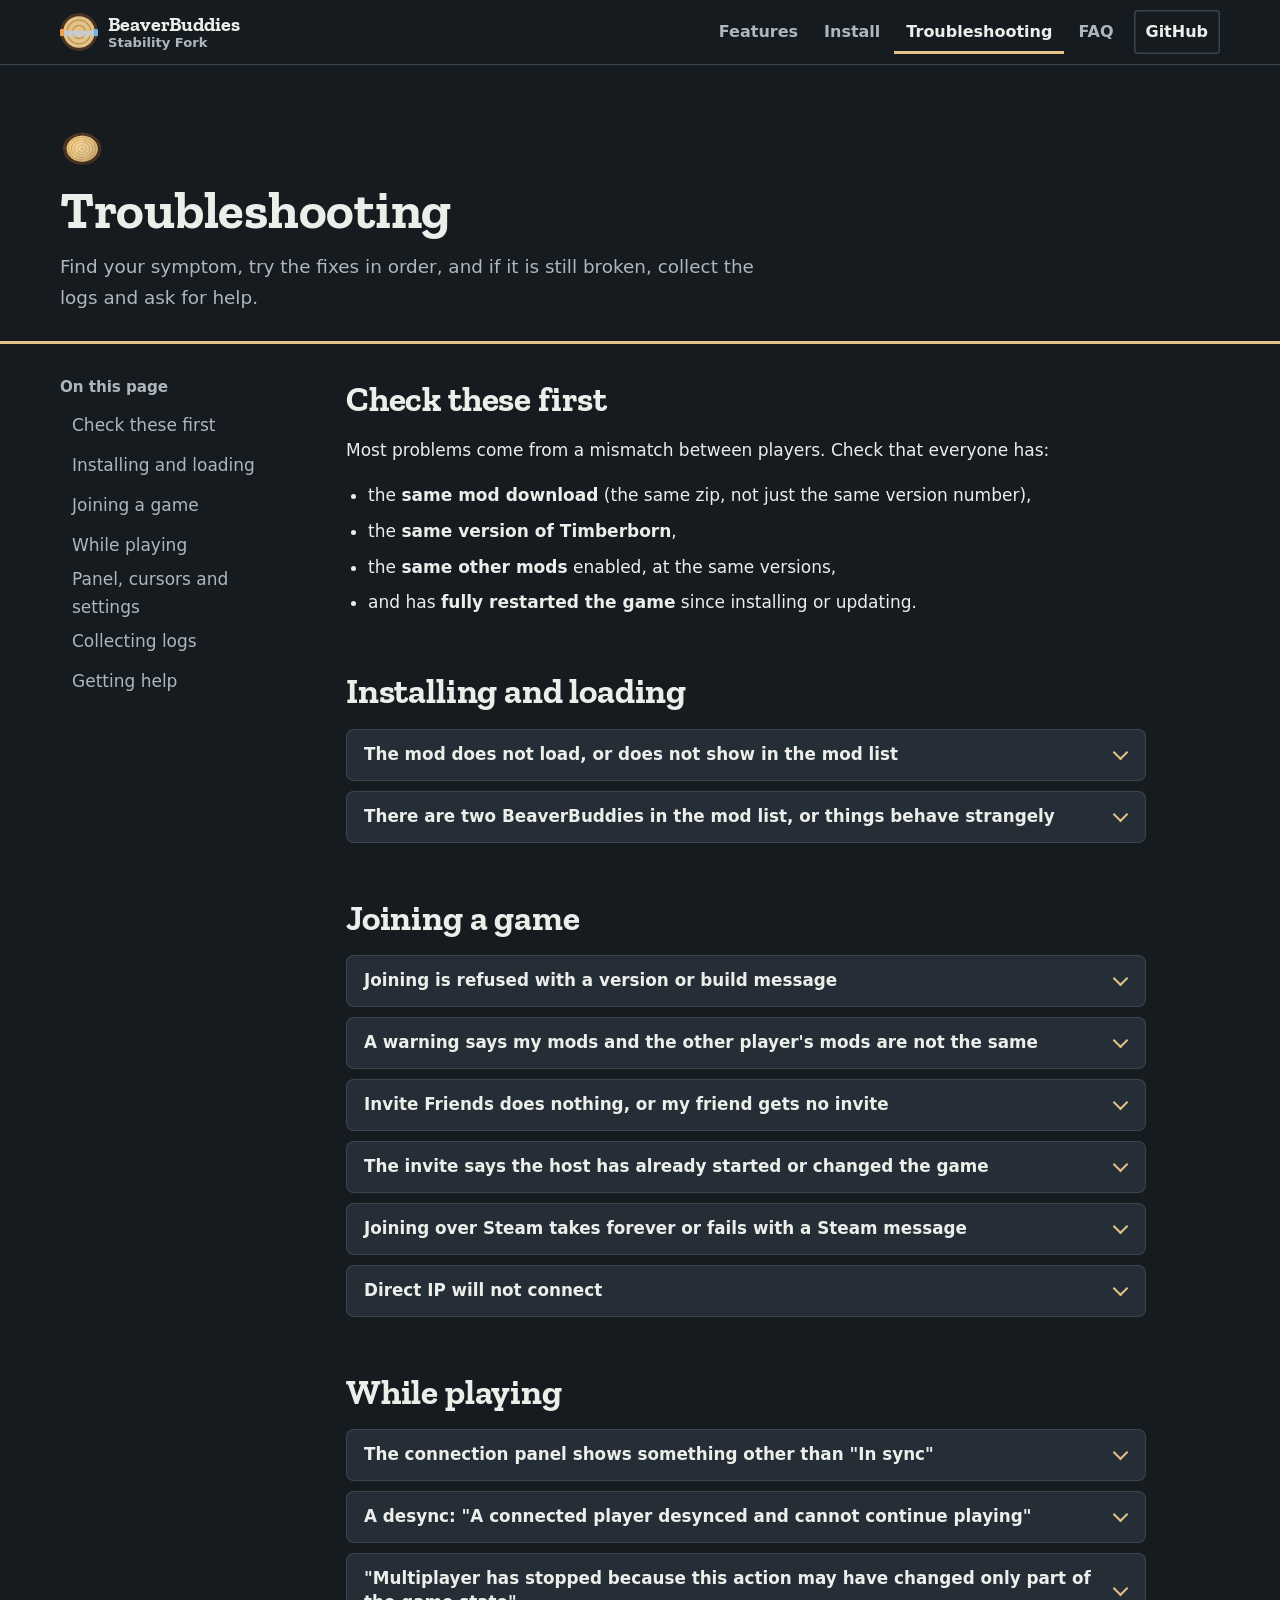
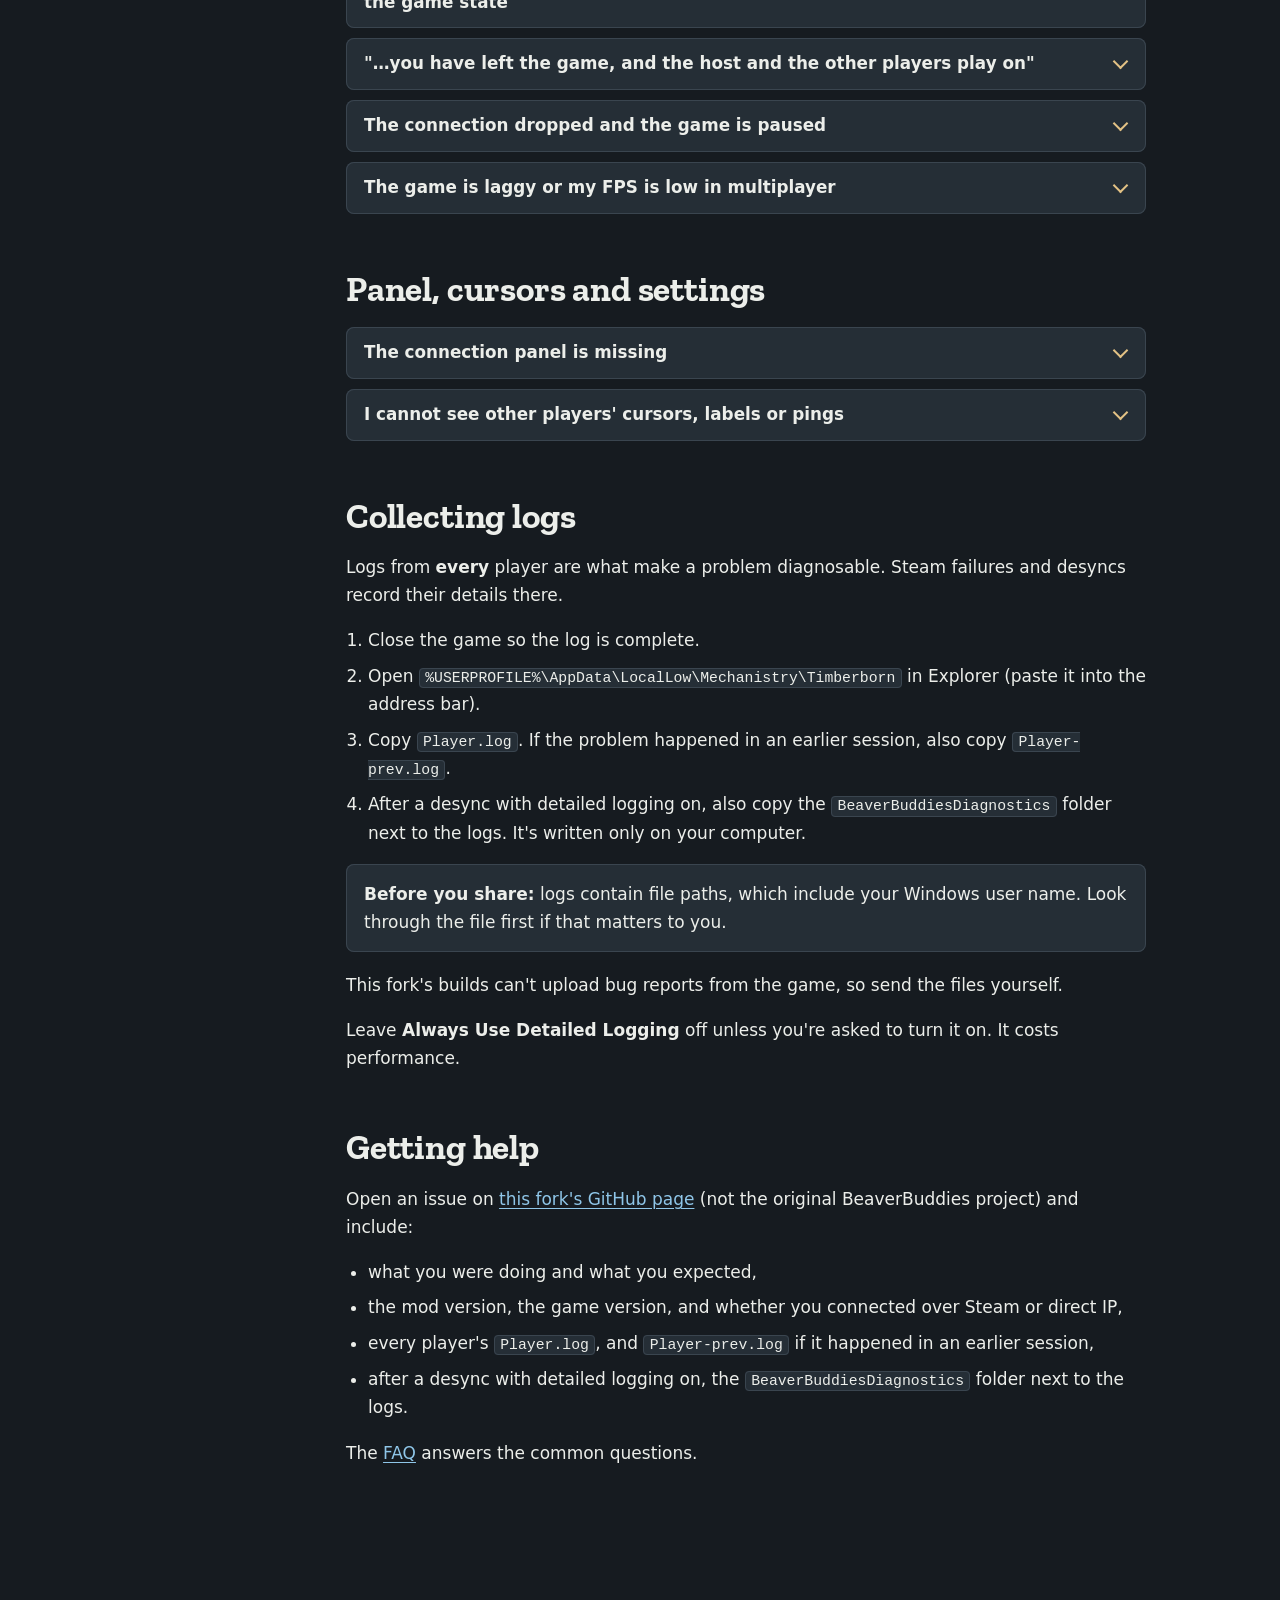
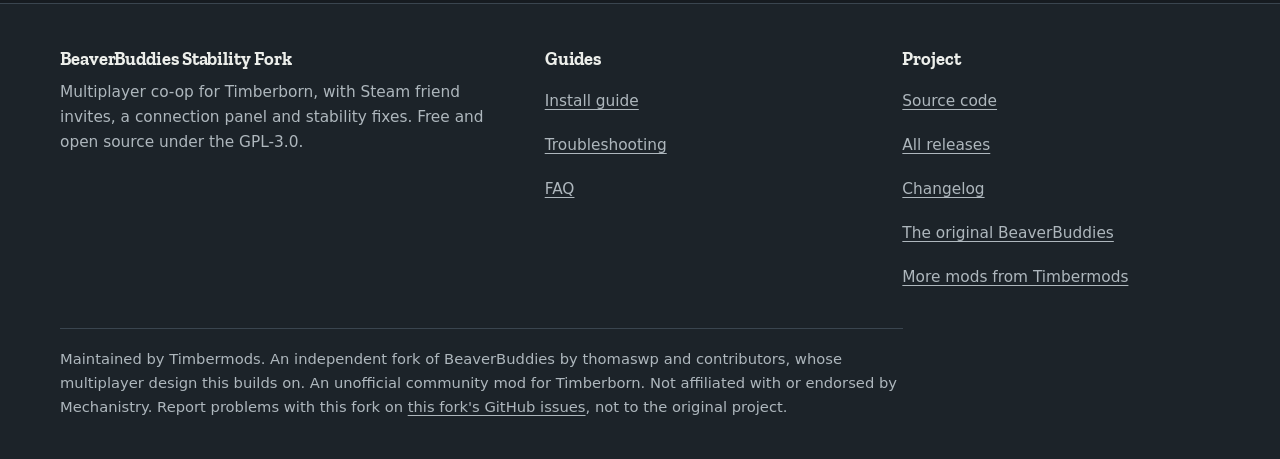
<file: docs/troubleshooting.html>
<!doctype html>
<html lang="en">
<head>
  <meta charset="utf-8">
  <meta name="viewport" content="width=device-width, initial-scale=1">
  <title>Troubleshooting: BeaverBuddies Stability Fork</title>
  <meta name="description" content="Fixes for BeaverBuddies Stability Fork problems: the mod not loading, refused joins, Steam invites, direct IP, desyncs, lag, and how to collect logs.">
  <meta name="theme-color" content="#161b20">
  <link rel="icon" href="assets/favicon.svg" type="image/svg+xml">
  <link rel="preload" href="assets/fonts/zilla-slab-latin-700.woff2" as="font" type="font/woff2" crossorigin>
  <link rel="stylesheet" href="assets/style.css">
</head>
<body>
<a class="skip" href="#main">Skip to content</a>

<header class="site-header">
  <div class="container header-inner">
    <a class="brand" href="index.html">
      <svg class="brand-mark" viewBox="0 0 64 64" aria-hidden="true"><circle cx="32" cy="32" r="29" fill="#e3c285" stroke="#4a3322" stroke-width="5"/><circle cx="32" cy="32" r="20" fill="none" stroke="#b98d4e" stroke-width="2"/><circle cx="32" cy="32" r="11" fill="none" stroke="#b98d4e" stroke-width="2"/><path d="M4 30h56v6H4z" fill="#c7cdd2"/><path d="M8 36l3 4 3-4 3 4 3-4 3 4 3-4 3 4 3-4 3 4 3-4 3 4 3-4 3 4 3-4 3 4" fill="none" stroke="#c7cdd2" stroke-width="2"/><rect x="0" y="27" width="7" height="12" rx="2" fill="#f0a04b"/><rect x="57" y="27" width="7" height="12" rx="2" fill="#6fb3ee"/></svg>
      <span>BeaverBuddies<small>Stability Fork</small></span>
    </a>
    <nav class="nav" aria-label="Main">
      <a href="index.html">Features</a>
      <a href="install.html">Install</a>
      <a href="troubleshooting.html" aria-current="page">Troubleshooting</a>
      <a href="faq.html">FAQ</a>
      <a class="nav-cta" href="https://github.com/timbermods/BeaverBuddies-Stability-Fork">GitHub</a>
    </nav>
  </div>
</header>

<main id="main">
<div class="page-hero">
  <div class="container">
    <span class="round" aria-hidden="true"></span>
    <h1>Troubleshooting</h1>
    <p>Find your symptom, try the fixes in order, and if it is still broken, collect the logs and ask for help.</p>
  </div>
</div>

<div class="container doc">
  <nav class="toc" aria-label="On this page">
    <h2>On this page</h2>
    <ul>
      <li><a href="#first">Check these first</a></li>
      <li><a href="#setup">Installing and loading</a></li>
      <li><a href="#joining">Joining a game</a></li>
      <li><a href="#playing">While playing</a></li>
      <li><a href="#features">Panel, cursors and settings</a></li>
      <li><a href="#logs">Collecting logs</a></li>
      <li><a href="#help">Getting help</a></li>
    </ul>
  </nav>

  <div class="prose">

    <section id="first">
      <h2>Check these first</h2>
      <p>Most problems come from a mismatch between players. Check that everyone has:</p>
      <ul>
        <li>the <b>same mod download</b> (the same zip, not just the same version number),</li>
        <li>the <b>same version of Timberborn</b>,</li>
        <li>the <b>same other mods</b> enabled, at the same versions,</li>
        <li>and has <b>fully restarted the game</b> since installing or updating.</li>
      </ul>
    </section>

    <section id="setup">
      <h2>Installing and loading</h2>

      <details class="q" id="not-loading">
        <summary>The mod does not load, or does not show in the mod list</summary>
        <div class="answer">
          <p class="sub">Try this</p>
          <ol>
            <li>Check the folder. You should have <code>Documents\Timberborn\Mods\BeaverBuddies-Stability-Fork\version-1.1\manifest.json</code>. A common mistake is an extra folder level after extracting.</li>
            <li>Make sure <b>Harmony</b> and <b>Mod Settings</b> are installed and enabled.</li>
            <li>Enable <b>BeaverBuddies - Stability Fork</b> under <b>Mods</b> and restart the game.</li>
            <li>The mod needs Timberborn 1.1 (tested on 1.1.2.4). Older game versions can't run it.</li>
            <li>Open <code>%USERPROFILE%\AppData\LocalLow\Mechanistry\Timberborn\Player.log</code> and search for <code>BeaverBuddies v<span data-release="version">1.1.16</span> is loaded!</code>. If it's there, the mod loaded and the problem is elsewhere.</li>
          </ol>
        </div>
      </details>

      <details class="q" id="duplicates">
        <summary>There are two BeaverBuddies in the mod list, or things behave strangely</summary>
        <div class="answer">
          <p class="sub">Why</p>
          <p>This mod, the Workshop BeaverBuddies and any other copy in your <code>Mods</code> folder share a mod ID, so they conflict. That includes an old <code>BeaverBuddies-StabilityPreview</code> folder.</p>
          <p class="sub">Try this</p>
          <p>Keep exactly one. Unsubscribe from the Workshop version, delete any other copy from <code>Documents\Timberborn\Mods</code>, then restart the game.</p>
        </div>
      </details>
    </section>

    <section id="joining">
      <h2>Joining a game</h2>

      <details class="q" id="mismatch">
        <summary>Joining is refused with a version or build message</summary>
        <div class="answer">
          <p class="sub">Why</p>
          <p>When someone joins, the mod compares the game version and its own build before the save is sent. Two different builds can't stay in sync, so it refuses any difference. A copy someone compiled themselves can be refused even with the same version number.</p>
          <p class="sub">Try this</p>
          <ol>
            <li>Have everyone install the <b>same zip</b>: the host's, or the one from the <a href="https://github.com/timbermods/BeaverBuddies-Stability-Fork/releases/latest">latest release</a>.</li>
            <li>Replace the <code>BeaverBuddies-Stability-Fork</code> folder, then <b>fully restart</b> Timberborn on every computer.</li>
            <li>Check that the game versions match.</li>
          </ol>
        </div>
      </details>

      <details class="q" id="mods-differ">
        <summary>A warning says my mods and the other player's mods are not the same</summary>
        <div class="answer">
          <p class="sub">Why</p>
          <p>When someone joins, both games compare their enabled mods and warn about any that differ. The host sees it while waiting to start; a guest once the game has loaded. It's only a warning, but a mod that changes the simulation (housing or pathfinding, for example) causes a desync. A guest missing a mod that sends its own actions (MixedStorage, for example) leaves the game: see <a href="#left">below</a>.</p>
          <p class="sub">Try this</p>
          <ol>
            <li>Read which mods are listed: "Only on your computer", "Only on &hellip;'s computer" and "Different versions".</li>
            <li>Make the lists match: the same mods at the same versions on every computer, or the listed mods off on all of them. Mods that only change the interface are usually harmless.</li>
            <li>Restart Timberborn on the computers you changed, then host again.</li>
          </ol>
          <p>The warning is also in <code>Player.log</code>: search for "Mod lists differ".</p>
        </div>
      </details>

      <details class="q" id="steam-invite">
        <summary>Invite Friends does nothing, or my friend gets no invite</summary>
        <div class="answer">
          <p class="sub">Try this</p>
          <ol>
            <li>Right after you host, the Steam lobby is still being set up. Wait a moment and click <b>Invite Friends</b> again; Steam's overlay should open.</li>
            <li>On the host, make sure <b>Enable Steam Networking</b> is on in the mod's <a href="install.html#settings">settings</a> (it is by default).</li>
            <li>Both players must be online in Steam. The friend must be on your Steam friends list and own Timberborn there.</li>
            <li>You both need the <a href="#mismatch">same build</a> of the mod and the same game version.</li>
            <li>If Steam still won't connect, host by <a href="install.html#host">direct IP or Hamachi</a> instead. Steam problems never stop direct-IP hosting.</li>
          </ol>
        </div>
      </details>

      <details class="q" id="already-started">
        <summary>The invite says the host has already started or changed the game</summary>
        <div class="answer">
          <p class="sub">Why</p>
          <p>Nobody can join once the host unpauses, or once something is built, marked or changed. A player joining then would miss it.</p>
          <p class="sub">Try this</p>
          <p>The host saves, hosts that save again and sends a new invite. Join before the host unpauses or changes anything.</p>
        </div>
      </details>

      <details class="q" id="steam-connect">
        <summary>Joining over Steam takes forever or fails with a Steam message</summary>
        <div class="answer">
          <p class="sub">Why</p>
          <p>A failed Steam connection ends with Steam's own reason, for example <em>"The connection timed out. Steam could not find a working route between you."</em> The same detail is in <code>Player.log</code>.</p>
          <p class="sub">Try this</p>
          <ol>
            <li>Read the message. It says what Steam reported.</li>
            <li>Make sure you're both on the <a href="#mismatch">exact same build</a>. If joining sits on a loading message, rule this out first.</li>
            <li>Try again. If it repeats, use <a href="install.html#host">direct IP or Hamachi</a>.</li>
            <li>If it keeps failing, <a href="#logs">collect every player's logs</a> and ask for help.</li>
          </ol>
        </div>
      </details>

      <details class="q" id="direct-ip">
        <summary>Direct IP will not connect</summary>
        <div class="answer">
          <p class="sub">Try this</p>
          <ol>
            <li>The host must be hosting, and must not have unpaused the game yet.</li>
            <li>Use the right address: the host's public IP over the internet, or the virtual-network address (from Hamachi, for example) if you use one.</li>
            <li>The default port is <b>25565</b>. The host's router must forward it to the host's computer, and the firewall must allow Timberborn.</li>
            <li>Port forwarding is the hard part. A virtual LAN such as Hamachi avoids it and has been tested. So does a <a href="install.html#host">Steam invite</a>.</li>
          </ol>
        </div>
      </details>
    </section>

    <section id="playing">
      <h2>While playing</h2>

      <details class="q" id="panel-status">
        <summary>The connection panel shows something other than "In sync"</summary>
        <div class="answer">
          <div class="table-wrap" style="margin-top:.4rem">
            <table>
              <thead><tr><th>Status</th><th>What it means and what to do</th></tr></thead>
              <tbody>
                <tr><td><b>Catching up</b></td><td>Guests only. Your game is three or more ticks behind the host. Brief spells are normal. If it keeps growing, check your ping and try a lower game speed.</td></tr>
                <tr><td><b>Waiting for host</b></td><td>Guests only. Your game has played everything the host sent and waits for more. A flash is normal. If it stays, check the connection.</td></tr>
                <tr><td><b>Connection unstable</b></td><td>Someone hasn't responded for five seconds. Check their connection. If it doesn't recover, the session may end.</td></tr>
                <tr><td><b>Out of sync</b></td><td>A desync was detected. See <a href="#desync">the next item</a>.</td></tr>
                <tr><td><b>Disconnected</b></td><td>The session has ended. Join again once the host hosts again.</td></tr>
              </tbody>
            </table>
          </div>
          <p>A ping is normal text up to 80 ms, yellow up to 160 ms, and red above that or with no response.</p>
        </div>
      </details>

      <details class="q" id="desync">
        <summary>A desync: "A connected player desynced and cannot continue playing"</summary>
        <div class="answer">
          <p class="sub">Why</p>
          <p>The players' games have drifted apart: something made one of them decide differently. This fork removes many known causes, but it can't promise none.</p>
          <p class="sub">Try this</p>
          <ol>
            <li>The host chooses <b>Save and Rehost</b>.</li>
            <li>Guests then choose <b>Reconnect (wait for Rehost)</b>. It joins the way they joined: the same address, or the host's new game on Steam. A Steam guest sees that game when the host has <b>Allow Friends to Join Directly via Steam</b> on; otherwise, accept the host's new invite.</li>
            <li>If problems persist, restart the game.</li>
          </ol>
          <p class="sub">Things that cause it</p>
          <ul>
            <li><b>Different mods, or different mod versions.</b> Take the <a href="#mods-differ">mod warning</a> seriously.</li>
            <li><b>Different settings that affect the simulation</b>, such as <b>Reduce the number of forced pauses</b>. Keep them the same.</li>
          </ul>
          <p>Keep backups of your saves. If it keeps happening, <a href="#logs">collect every player's logs</a>.</p>
        </div>
      </details>

      <details class="q" id="stopped">
        <summary>"Multiplayer has stopped because this action may have changed only part of the game state"</summary>
        <div class="answer">
          <p class="sub">Why</p>
          <p>A multiplayer action couldn't be completed on one player's game. Carrying on could leave the games different without anyone noticing, so the mod stops the session.</p>
          <p class="sub">Try this</p>
          <ol>
            <li>Press <b>Esc</b>, return to the main menu and <b>reload a known-good save</b> before hosting again.</li>
            <li><b>Don't overwrite your good save</b> with the session that stopped.</li>
            <li>If it repeats with the same action, <a href="#logs">collect the logs</a> and say what you were doing.</li>
          </ol>
        </div>
      </details>

      <details class="q" id="left">
        <summary>"&hellip;you have left the game, and the host and the other players play on"</summary>
        <div class="answer">
          <p class="sub">Why</p>
          <p>Your game met something from the host it doesn't have, almost always from a mod the host has and you don't. The message names it. Nothing of that action was played on your computer, so no save is harmed, but you've left the session. The others play on.</p>
          <p class="sub">Try this</p>
          <ol>
            <li>Install and enable the mod the message names, at the host's version, or ask the host to stop using it.</li>
            <li>The host saves and hosts that save again, and you join.</li>
          </ol>
        </div>
      </details>

      <details class="q" id="lost">
        <summary>The connection dropped and the game is paused</summary>
        <div class="answer">
          <p class="sub">What happens</p>
          <p>When a guest loses the host, the game says why and stays paused. The menu and controls work, but nothing more is played in that session.</p>
          <p class="sub">Try this</p>
          <ol>
            <li>Press <b>Esc</b> to open the menu. You can save from there.</li>
            <li>Return to the main menu. Once the host hosts again, accept the new Steam invite or join the same address.</li>
          </ol>
        </div>
      </details>

      <details class="q" id="lag">
        <summary>The game is laggy or my FPS is low in multiplayer</summary>
        <div class="answer">
          <p class="sub">Try this</p>
          <ol>
            <li>Turn off <b>Always Use Detailed Logging</b> in the mod's <a href="install.html#settings">settings</a>, on <b>every</b> computer. It noticeably slows the game, and it's off by default.</li>
            <li>Look at the connection panel. A red ping or a high <b>Behind host</b> means the connection is the problem, not the game.</li>
            <li>Try a lower game speed if a slower computer keeps falling behind. The host can also click <b>Ease off below</b> and pick a frame rate: the game slows a little while a guest stays under it.</li>
            <li>With <b>Remove the large colony speed limit</b> on, a big colony runs at the full chosen speed, which a slower computer may not keep up with. Turn it off, or use a lower speed.</li>
            <li>Make sure every player runs the latest release.</li>
          </ol>
        </div>
      </details>
    </section>

    <section id="features">
      <h2>Panel, cursors and settings</h2>

      <details class="q" id="panel-missing">
        <summary>The connection panel is missing</summary>
        <div class="answer">
          <p class="sub">Try this</p>
          <ul>
            <li>The panel only appears <b>in multiplayer games</b>.</li>
            <li>Check <b>Connection panel</b> in the mod's <a href="install.html#settings">settings</a>. It may be set to <b>Hidden</b>.</li>
            <li>If you bound the <b>Toggle connection panel</b> key, you may have hidden it with that key.</li>
            <li>It may be <b>collapsed</b> to one line (a colored dot, the player count and one ping). Click the line to expand it.</li>
            <li>It may be in another corner. See <b>Connection panel position</b>.</li>
          </ul>
        </div>
      </details>

      <details class="q" id="activity">
        <summary>I cannot see other players' cursors, labels or pings</summary>
        <div class="answer">
          <p class="sub">Try this</p>
          <ul>
            <li><b>Player activity indicators</b> must be on in the mod's <a href="install.html#settings">settings</a>. A player who turns sharing off disappears from your view until they turn it back on.</li>
            <li>A cursor is hidden while it's over the game's interface, outside the game window or off the map. Yours is hidden while your game window isn't focused.</li>
            <li>Press Esc → <b>Player cursors</b> and check that player's cursor isn't tiny (50% is the minimum size) or nearly invisible (up to 90% transparency). <b>Reset</b> restores the defaults.</li>
            <li>For pings, bind <b>Ping Location</b> under Options → Bindings → BeaverBuddies.</li>
          </ul>
        </div>
      </details>
    </section>

    <section id="logs">
      <h2>Collecting logs</h2>
      <p>Logs from <b>every</b> player are what make a problem diagnosable. Steam failures and desyncs record their details there.</p>
      <ol>
        <li>Close the game so the log is complete.</li>
        <li>Open <code>%USERPROFILE%\AppData\LocalLow\Mechanistry\Timberborn</code> in Explorer (paste it into the address bar).</li>
        <li>Copy <code>Player.log</code>. If the problem happened in an earlier session, also copy <code>Player-prev.log</code>.</li>
        <li>After a desync with detailed logging on, also copy the <code>BeaverBuddiesDiagnostics</code> folder next to the logs. It's written only on your computer.</li>
      </ol>
      <div class="callout">
        <p><b>Before you share:</b> logs contain file paths, which include your Windows user name. Look through the file first if that matters to you.</p>
      </div>
      <p>This fork's builds can't upload bug reports from the game, so send the files yourself.</p>
      <p>Leave <b>Always Use Detailed Logging</b> off unless you're asked to turn it on. It costs performance.</p>
    </section>

    <section id="help">
      <h2>Getting help</h2>
      <p>Open an issue on <a href="https://github.com/timbermods/BeaverBuddies-Stability-Fork/issues">this fork's GitHub page</a> (not the original BeaverBuddies project) and include:</p>
      <ul>
        <li>what you were doing and what you expected,</li>
        <li>the mod version, the game version, and whether you connected over Steam or direct IP,</li>
        <li>every player's <code>Player.log</code>, and <code>Player-prev.log</code> if it happened in an earlier session,</li>
        <li>after a desync with detailed logging on, the <code>BeaverBuddiesDiagnostics</code> folder next to the logs.</li>
      </ul>
      <p>The <a href="faq.html">FAQ</a> answers the common questions.</p>
    </section>

  </div>
</div>
</main>

<footer class="site-footer">
  <div class="container">
    <div class="footer-grid">
      <div>
        <h2>BeaverBuddies Stability Fork</h2>
        <p>Multiplayer co-op for Timberborn, with Steam friend invites, a connection panel and stability fixes. Free and open source under the GPL-3.0.</p>
      </div>
      <div>
        <h2>Guides</h2>
        <ul>
          <li><a href="install.html">Install guide</a></li>
          <li><a href="troubleshooting.html">Troubleshooting</a></li>
          <li><a href="faq.html">FAQ</a></li>
        </ul>
      </div>
      <div>
        <h2>Project</h2>
        <ul>
          <li><a href="https://github.com/timbermods/BeaverBuddies-Stability-Fork">Source code</a></li>
          <li><a href="https://github.com/timbermods/BeaverBuddies-Stability-Fork/releases">All releases</a></li>
          <li><a href="https://github.com/timbermods/BeaverBuddies-Stability-Fork/blob/main/STABILITY-CHANGELOG.md">Changelog</a></li>
          <li><a href="https://github.com/thomaswp/BeaverBuddies">The original BeaverBuddies</a></li>
          <li><a href="https://timbermods.github.io/">More mods from Timbermods</a></li>
        </ul>
      </div>
    </div>
    <p class="fineprint">Maintained by Timbermods. An independent fork of BeaverBuddies by thomaswp and contributors, whose multiplayer design this builds on. An unofficial community mod for Timberborn. Not affiliated with or endorsed by Mechanistry. Report problems with this fork on <a href="https://github.com/timbermods/BeaverBuddies-Stability-Fork/issues">this fork's GitHub issues</a>, not to the original project.</p>
  </div>
</footer>
<script>
  // Open the question a link points at, so #anchors from other pages land on an expanded answer.
  function openFromHash(scroll) {
    var target = location.hash && document.getElementById(decodeURIComponent(location.hash.slice(1)));
    if (target && target.tagName === 'DETAILS') {
      target.open = true;
      if (scroll) target.scrollIntoView({ behavior: 'instant', block: 'start' });
    }
  }
  addEventListener('hashchange', function () { openFromHash(true); });
  addEventListener('load', function () { openFromHash(true); });
  openFromHash(false);
</script>
<script src="assets/release.js" defer data-repo="timbermods/BeaverBuddies-Stability-Fork" data-asset="^BeaverBuddies-Stability-Fork-[\d.]+\.zip$"></script>
</body>
</html>
</file>
<file: docs/assets/style.css>
/*
 * BeaverBuddies Stability Fork: the project site. A two-person crosscut saw: two sawyers on one blade, pulling in
 * rhythm; out of step, the saw binds. Blued-steel ground (co-op sessions run in the evening), fresh-cut pine for
 * what's played and solid, competition red for the one thing to do. Headings in Zilla Slab (SIL OFL, fonts/OFL.txt),
 * body in the system face. Nothing is loaded from elsewhere.
 */
@font-face { font-family: "Zilla Slab"; font-style: normal; font-weight: 600; font-display: swap; src: url(fonts/zilla-slab-latin-600.woff2) format("woff2"); }
@font-face { font-family: "Zilla Slab"; font-style: normal; font-weight: 700; font-display: swap; src: url(fonts/zilla-slab-latin-700.woff2) format("woff2"); }

:root {
  --ground: #161b20;
  --band: #1c2329;
  --plate: #252e36;
  --edge: #3a454f;
  --ink: #eceeea;
  --muted: #aeb7bd;
  --pine: #e3c285;
  --pine-deep: #b98d4e;
  --bark: #4a3322;
  --red: #b8322a;
  --red-hi: #cf3d33;
  --link: #8fc6e8;
  --good: #8fd08a;
  --warn: #f0c060;
  --bad: #ff7a6b;
  --host: #f0a04b;
  --guest: #6fb3ee;
  --display: "Zilla Slab", Rockwell, "Roboto Slab", Georgia, serif;
  --font: system-ui, -apple-system, "Segoe UI", Roboto, "Helvetica Neue", Arial, sans-serif;
  --mono: ui-monospace, "Cascadia Code", "SF Mono", Consolas, "Liberation Mono", monospace;
  --gutter: clamp(16px, 4vw, 40px);
  color-scheme: dark;
}

*, *::before, *::after { box-sizing: border-box; }
html { scroll-behavior: smooth; scroll-padding-top: 84px; -webkit-text-size-adjust: 100%; }
body { margin: 0; background: var(--ground); color: var(--ink); font: 17px/1.65 var(--font); -webkit-font-smoothing: antialiased; scrollbar-color: var(--edge) var(--ground); }
::selection { background: var(--pine); color: #1b1510; }
[hidden] { display: none !important; }
img, svg { max-width: 100%; }
a { color: var(--link); text-underline-offset: 3px; text-decoration-thickness: 1px; }
a:hover { text-decoration-thickness: 2px; }
:focus-visible { outline: 3px solid var(--pine); outline-offset: 3px; border-radius: 3px; }

h1, h2, h3 { font-family: var(--display); font-weight: 700; line-height: 1.1; letter-spacing: -.005em; margin: 0 0 .5em; text-wrap: balance; }
h1 { font-size: clamp(2.5rem, 5.6vw, 4.1rem); }
h2 { font-size: clamp(1.85rem, 3.6vw, 2.6rem); }
h3 { font-size: 1.35rem; }
p { margin: 0 0 1em; }
ul, ol { margin: 0 0 1em; padding-left: 1.3em; }
li { margin-bottom: .45em; }
b, strong { font-weight: 650; }
code, kbd { font-family: var(--mono); font-size: .87em; background: var(--plate); border: 1px solid var(--edge); border-radius: 4px; padding: .08em .36em; overflow-wrap: anywhere; }
pre { margin: 0 0 1em; padding: 14px 16px; background: var(--plate); border: 1px solid var(--edge); border-radius: 6px; font: .9rem/1.55 var(--mono); white-space: pre-wrap; overflow-wrap: anywhere; }
pre code { background: none; border: 0; padding: 0; font-size: inherit; }

.container { width: min(1160px, 100% - 2 * var(--gutter)); margin-inline: auto; }
.narrow > * { max-width: 70ch; }
.skip { position: absolute; left: -999px; top: 10px; z-index: 100; display: inline-flex; align-items: center; min-height: 44px; padding: 0 1rem; background: var(--pine); color: #1b1510; font: 700 1rem/1 var(--display); text-decoration: none; border-radius: 4px; }
.skip:focus, .skip:hover, a.skip:hover { left: 10px; color: #1b1510; }
.muted { color: var(--muted); }

/* ---------- header ---------- */
.site-header { position: sticky; top: 0; z-index: 50; background: var(--ground); border-bottom: 1px solid var(--edge); }
.header-inner { display: flex; align-items: center; gap: 16px; min-height: 64px; flex-wrap: wrap; }
.brand { display: inline-flex; align-items: center; gap: 10px; min-height: 44px; color: var(--ink); text-decoration: none; font: 700 1.25rem/1.05 var(--display); }
.brand:hover { color: var(--ink); }
.brand-mark { width: 38px; height: 38px; flex: none; }
.brand small { display: block; font: 600 .82rem/1.2 var(--font); color: var(--muted); }
.nav { display: flex; align-items: center; gap: 2px; margin-left: auto; flex-wrap: wrap; }
.nav a { display: inline-flex; align-items: center; min-height: 44px; padding: 0 12px; color: var(--muted); text-decoration: none; font: 600 1rem/1 var(--font); border-radius: 4px; }
.nav a:hover { color: var(--ink); background: var(--plate); }
.nav a[aria-current="page"] { color: var(--ink); box-shadow: inset 0 -3px 0 var(--pine); border-radius: 0; }
.nav .nav-cta { margin-left: 6px; color: var(--ink); box-shadow: inset 0 0 0 1.5px var(--edge); }

/* ---------- buttons ---------- */
.btn { display: inline-flex; align-items: center; justify-content: center; gap: 10px; min-height: 50px; padding: 0 24px; font: 700 1.12rem/1 var(--display); text-decoration: none; border-radius: 6px; border: 0; cursor: pointer; transition: transform .15s cubic-bezier(.2, .7, .2, 1), background .15s; }
.btn:hover { transform: translateY(-1px); }
.btn svg { width: 1.15em; height: 1.15em; flex: none; }
a.btn.btn-primary, .btn-primary { background: var(--red); color: #fff; box-shadow: 0 10px 22px -12px rgba(0, 0, 0, .8); }
a.btn.btn-primary:hover { background: var(--red-hi); color: #fff; }
a.btn.btn-secondary, .btn-secondary { background: transparent; color: var(--ink); box-shadow: inset 0 0 0 1.5px var(--edge); }
a.btn.btn-secondary:hover { color: var(--ink); box-shadow: inset 0 0 0 1.5px var(--pine); }
.btn-row { display: flex; flex-wrap: wrap; gap: 12px; }

/* ---------- hero ---------- */
.hero { padding: clamp(40px, 7vw, 88px) 0 clamp(48px, 7vw, 96px); }
.hero-grid { display: grid; grid-template-columns: minmax(0, 1.05fr) minmax(0, .95fr); gap: clamp(28px, 5vw, 64px); align-items: center; }
.hero h1 { margin-bottom: .25em; }
.hero h1 small { display: block; font-size: clamp(1.05rem, 1.8vw, 1.7rem); color: var(--pine); margin-bottom: .2em; }
.pitch { font-size: clamp(1.25rem, 2.2vw, 1.5rem); line-height: 1.4; max-width: 32ch; margin-bottom: .6em; }
.lede { color: var(--muted); max-width: 56ch; }
.hero .lede { margin-bottom: 1.4em; }
.workshop { margin: 18px 0 0; max-width: 56ch; font-size: .98rem; color: var(--muted); }
.workshop b { color: var(--ink); }
.status { margin-top: 24px; max-width: 58ch; padding: 16px 18px; background: var(--plate); border-radius: 8px; box-shadow: inset 0 0 0 1px var(--edge); }
.status p { margin: 0; }
.status p + p { margin-top: .5em; color: var(--muted); font-size: .96rem; }

/* one shared colony from above: the host's cursor has a house selected, a friend's lays a path */
.saw-figure { margin: 0; }
.coop-map { display: block; width: 100%; height: auto; }
@media (prefers-reduced-motion: no-preference) {
  .coop-map .cursor-guest { animation: guest-lay 4.8s cubic-bezier(.45, 0, .55, 1) infinite; }
  @keyframes guest-lay { 0%, 100% { transform: translateY(-40px); } 55%, 80% { transform: translateY(0); } }
}
.saw-figure figcaption { margin-top: 8px; font-size: .95rem; color: var(--muted); text-align: center; }

/* ---------- sections ---------- */
section { padding: clamp(56px, 8vw, 100px) 0; }
.tint { background: var(--band); border-block: 1px solid var(--edge); }
.section-head { max-width: 64ch; margin-bottom: 32px; }
.section-head p { color: var(--muted); font-size: 1.08rem; margin: 0; }
/* the section marker: a log round, end grain showing */
.round { display: block; width: 44px; height: 38px; margin-bottom: 14px; background: url("log-round-mark.webp") center / contain no-repeat; }

.grid { display: grid; gap: 28px; }
.grid-2 { grid-template-columns: repeat(2, minmax(0, 1fr)); }

/* three steps, read along the cut */
.steps { list-style: none; margin: 0; padding: 0; counter-reset: step; display: grid; gap: 0; }
.steps.horizontal { grid-template-columns: repeat(3, minmax(0, 1fr)); border-top: 3px solid var(--edge); margin-top: 28px; }
.steps > li { counter-increment: step; position: relative; margin: 0; padding: 20px 24px 8px 0; }
.steps.horizontal > li::before { content: counter(step); display: grid; place-items: center; width: 44px; height: 44px; margin: -44px 0 14px; border-radius: 50%; background: var(--pine); color: #1b1510; font: 700 1.3rem/1 var(--display); box-shadow: 0 0 0 5px var(--ground); }
.tint .steps.horizontal > li::before { box-shadow: 0 0 0 5px var(--band); }
.steps h3 { font-size: 1.3rem; margin-bottom: .3em; }
.steps p { color: var(--muted); margin: 0; }
.steps.compact > li { padding: 16px 0 16px 58px; border-top: 1px solid var(--edge); }
.steps.compact > li:last-child { border-bottom: 1px solid var(--edge); }
.steps.compact > li::before { content: counter(step); position: absolute; left: 0; top: 14px; display: grid; place-items: center; width: 40px; height: 40px; border-radius: 50%; background: var(--pine); color: #1b1510; font: 700 1.2rem/1 var(--display); }
.steps.compact h3 { font-size: 1.2rem; }
.steps.compact p { color: var(--ink); }
.steps.compact > li > :last-child { margin-bottom: 0; }

/* what you get: a tally sheet, not a card grid */
.tally { list-style: none; margin: 0; padding: 0; display: grid; grid-template-columns: repeat(2, minmax(0, 1fr)); gap: 0 48px; }
.tally li { margin: 0; padding: 20px 0; border-top: 1px solid var(--edge); }
.tally h3 { font-size: 1.3rem; margin-bottom: .3em; }
.tally p { margin: 0; color: var(--muted); }

/* stability: the scorecard, played beside tested */
.scorecard { display: grid; grid-template-columns: repeat(2, minmax(0, 1fr)); gap: 40px; }
.scorecard h3.col { display: flex; align-items: center; gap: 10px; font-size: 1.5rem; padding-bottom: 12px; border-bottom: 3px solid var(--pine); }
.scorecard .tested h3.col { border-bottom-color: var(--edge); }
.scorecard ul { list-style: none; margin: 0; padding: 0; }
.scorecard li { margin: 0; padding: 16px 0; border-bottom: 1px solid var(--edge); }
.scorecard li b { display: block; font-size: 1.05rem; margin-bottom: .2em; }
.scorecard li p { margin: 0; color: var(--muted); font-size: .98rem; }
.scorecard > .confirmed { position: sticky; top: 88px; align-self: start; }
.scorecard .note { margin: 0 0 8px; color: var(--muted); font-size: .96rem; }
.chip { display: inline-flex; align-items: center; min-height: 24px; padding: 0 9px; border-radius: 999px; font: 700 .8rem/1 var(--font); letter-spacing: .03em; vertical-align: middle; }
.chip.ok { background: var(--pine); color: #1b1510; }
.chip.tested { box-shadow: inset 0 0 0 1.5px var(--muted); color: var(--muted); }

.panel-shot { display: block; width: 100%; max-width: 383px; height: auto; border-radius: 8px; box-shadow: 0 0 0 1px var(--edge), 0 24px 40px -20px rgba(0, 0, 0, .8); }
.demo-caption { margin-top: 12px; font-size: .95rem; color: var(--muted); max-width: 383px; }

/* callouts: a plate; a warning carries a warm rule across its top */
.callout { position: relative; margin: 0 0 1.2rem; padding: 16px 18px; background: var(--plate); border-radius: 8px; box-shadow: inset 0 0 0 1px var(--edge); }
.callout > :last-child { margin-bottom: 0; }
.callout.warn { box-shadow: inset 0 0 0 1px var(--edge), inset 0 3px 0 var(--warn); }

/* tables */
.table-wrap { overflow-x: auto; margin: 0 0 1.4rem; background: var(--plate); border-radius: 8px; box-shadow: inset 0 0 0 1px var(--edge); }
table { width: 100%; border-collapse: collapse; font-size: .98rem; }
th, td { padding: 11px 14px; text-align: left; vertical-align: top; border-bottom: 1px solid var(--edge); }
th { font: 600 .92rem/1.2 var(--font); color: var(--muted); }
tr:last-child td { border-bottom: 0; }

/* ---------- guide pages ---------- */
.page-hero { padding: clamp(36px, 6vw, 64px) 0 28px; border-bottom: 3px solid var(--pine); }
.page-hero h1 { font-size: clamp(2.2rem, 5vw, 3.3rem); margin-bottom: .25em; }
.page-hero p { color: var(--muted); font-size: 1.15rem; max-width: 60ch; margin: 0; }
.doc { display: grid; grid-template-columns: minmax(0, 1fr); gap: 40px; padding: 36px 0 80px; }
@media (min-width: 1000px) { .doc { grid-template-columns: 230px minmax(0, 1fr); gap: 56px; } }
.toc { position: sticky; top: 84px; align-self: start; }
.toc h2 { font: 600 .95rem/1 var(--font); color: var(--muted); margin: 0 0 10px; }
.toc ul { list-style: none; margin: 0; padding: 0; }
.toc li { margin: 0; }
.toc a { display: flex; align-items: center; min-height: 40px; padding: 0 12px; color: var(--muted); text-decoration: none; border-radius: 4px; }
.toc a:hover { color: var(--ink); background: var(--plate); }
@media (max-width: 999px) {
  .toc { position: static; padding: 14px 16px; background: var(--band); border-radius: 8px; box-shadow: inset 0 0 0 1px var(--edge); }
  .toc ul { display: grid; grid-template-columns: repeat(auto-fill, minmax(12rem, 1fr)); gap: 0 12px; }
  .toc a { min-height: 44px; padding: 0; }
}
.prose { min-width: 0; max-width: 74ch; }
.prose > section { padding: 0; margin-bottom: 56px; }
.prose h2 { font-size: clamp(1.7rem, 3.2vw, 2.2rem); }
.prose h3 { margin-top: 1.6em; font-size: 1.3rem; }
.path { display: flex; flex-wrap: wrap; gap: 8px; align-items: stretch; margin: 0 0 1em; }
.path code { display: flex; align-items: center; flex: 1 1 16rem; padding: 10px 12px; font-size: .95rem; }
.copy { min-height: 44px; padding: 0 16px; font: 600 .95rem/1 var(--font); color: var(--ink); background: var(--plate); border: 0; border-radius: 4px; box-shadow: inset 0 0 0 1.5px var(--edge); cursor: pointer; }
.copy:hover { box-shadow: inset 0 0 0 1.5px var(--pine); }

details.q { margin: 0 0 10px; background: var(--plate); border-radius: 8px; box-shadow: inset 0 0 0 1px var(--edge); }
details.q[open] { box-shadow: inset 0 0 0 1px var(--pine-deep); }
details.q > summary { position: relative; list-style: none; cursor: pointer; min-height: 52px; padding: 14px 52px 14px 18px; font: 650 1.05rem/1.4 var(--font); }
details.q > summary::-webkit-details-marker { display: none; }
details.q > summary::after { content: ""; position: absolute; right: 20px; top: 50%; width: 11px; height: 11px; margin-top: -8px; border-right: 2.5px solid var(--pine); border-bottom: 2.5px solid var(--pine); transform: rotate(45deg); transition: transform .2s; }
details.q[open] > summary::after { transform: rotate(225deg); margin-top: -2px; }
details.q > summary:hover { color: var(--pine); }
details.q .answer { padding: 0 18px 16px; }
.answer .table-wrap { background: none; box-shadow: none; border-radius: 0; border-top: 1px solid var(--edge); }
details.q .answer > :last-child { margin-bottom: 0; }
.answer .sub { margin: 14px 0 4px; font: 650 .95rem/1.2 var(--font); color: var(--pine); }

/* ---------- close and footer ---------- */
.closing { padding-top: clamp(56px, 8vw, 96px); padding-bottom: clamp(56px, 8vw, 96px); border-top: 3px solid var(--pine); }
.closing h2 { margin-bottom: .3em; }
.closing p { color: var(--muted); max-width: 56ch; }
.site-footer { border-top: 1px solid var(--edge); background: var(--band); padding: 44px 0 40px; font-size: .96rem; color: var(--muted); }
.footer-grid { display: grid; grid-template-columns: 1.4fr 1fr 1fr; gap: 28px 40px; }
.site-footer h2 { font: 700 1.15rem/1.2 var(--display); color: var(--ink); margin: 0 0 10px; }
.site-footer ul { list-style: none; margin: 0; padding: 0; }
.site-footer li { margin: 0; }
.site-footer a { display: inline-flex; align-items: center; min-height: 44px; min-width: 44px; color: var(--muted); }
.site-footer a:hover { color: var(--ink); }
.fineprint a { display: inline; min-height: 0; min-width: 0; }
.fineprint { margin: 28px 0 0; padding-top: 18px; border-top: 1px solid var(--edge); font-size: .92rem; max-width: 90ch; }

/* ---------- responsive ---------- */
@media (max-width: 900px) {
  .scorecard > .confirmed { position: static; }
  .hero-grid, .grid-2, .scorecard { grid-template-columns: minmax(0, 1fr); }
  .tally { grid-template-columns: minmax(0, 1fr); }
  .steps.horizontal { grid-template-columns: minmax(0, 1fr); border-top: 0; margin-left: 20px; }
  .steps.horizontal > li { padding: 0 0 24px 38px; border-left: 3px solid var(--edge); }
  .steps.horizontal > li::before { position: absolute; left: -24px; top: 0; margin: 0; }
  .footer-grid { grid-template-columns: 1fr 1fr; }
  .footer-grid > :first-child { grid-column: 1 / -1; }
}
@media (max-width: 640px) {
  body { font-size: 16.5px; }
  .site-header { position: static; }
  .nav { width: 100%; margin-left: 0; }
  .nav a { padding: 0 10px; }
  .btn-row .btn { flex: 1 1 100%; }
  .footer-grid { grid-template-columns: minmax(0, 1fr); }
  table, tbody, tr, td { display: block; width: 100%; }
  thead { position: absolute; width: 1px; height: 1px; overflow: hidden; clip-path: inset(50%); }
  tr { padding: 10px 14px; border-bottom: 1px solid var(--edge); }
  tr:last-child { border-bottom: 0; }
  td { padding: 0; border: 0; }
  td + td { margin-top: 4px; color: var(--muted); }
}
@media (prefers-reduced-motion: reduce) {
  html { scroll-behavior: auto; }
  *, *::before, *::after { transition: none !important; }
}
</file>
